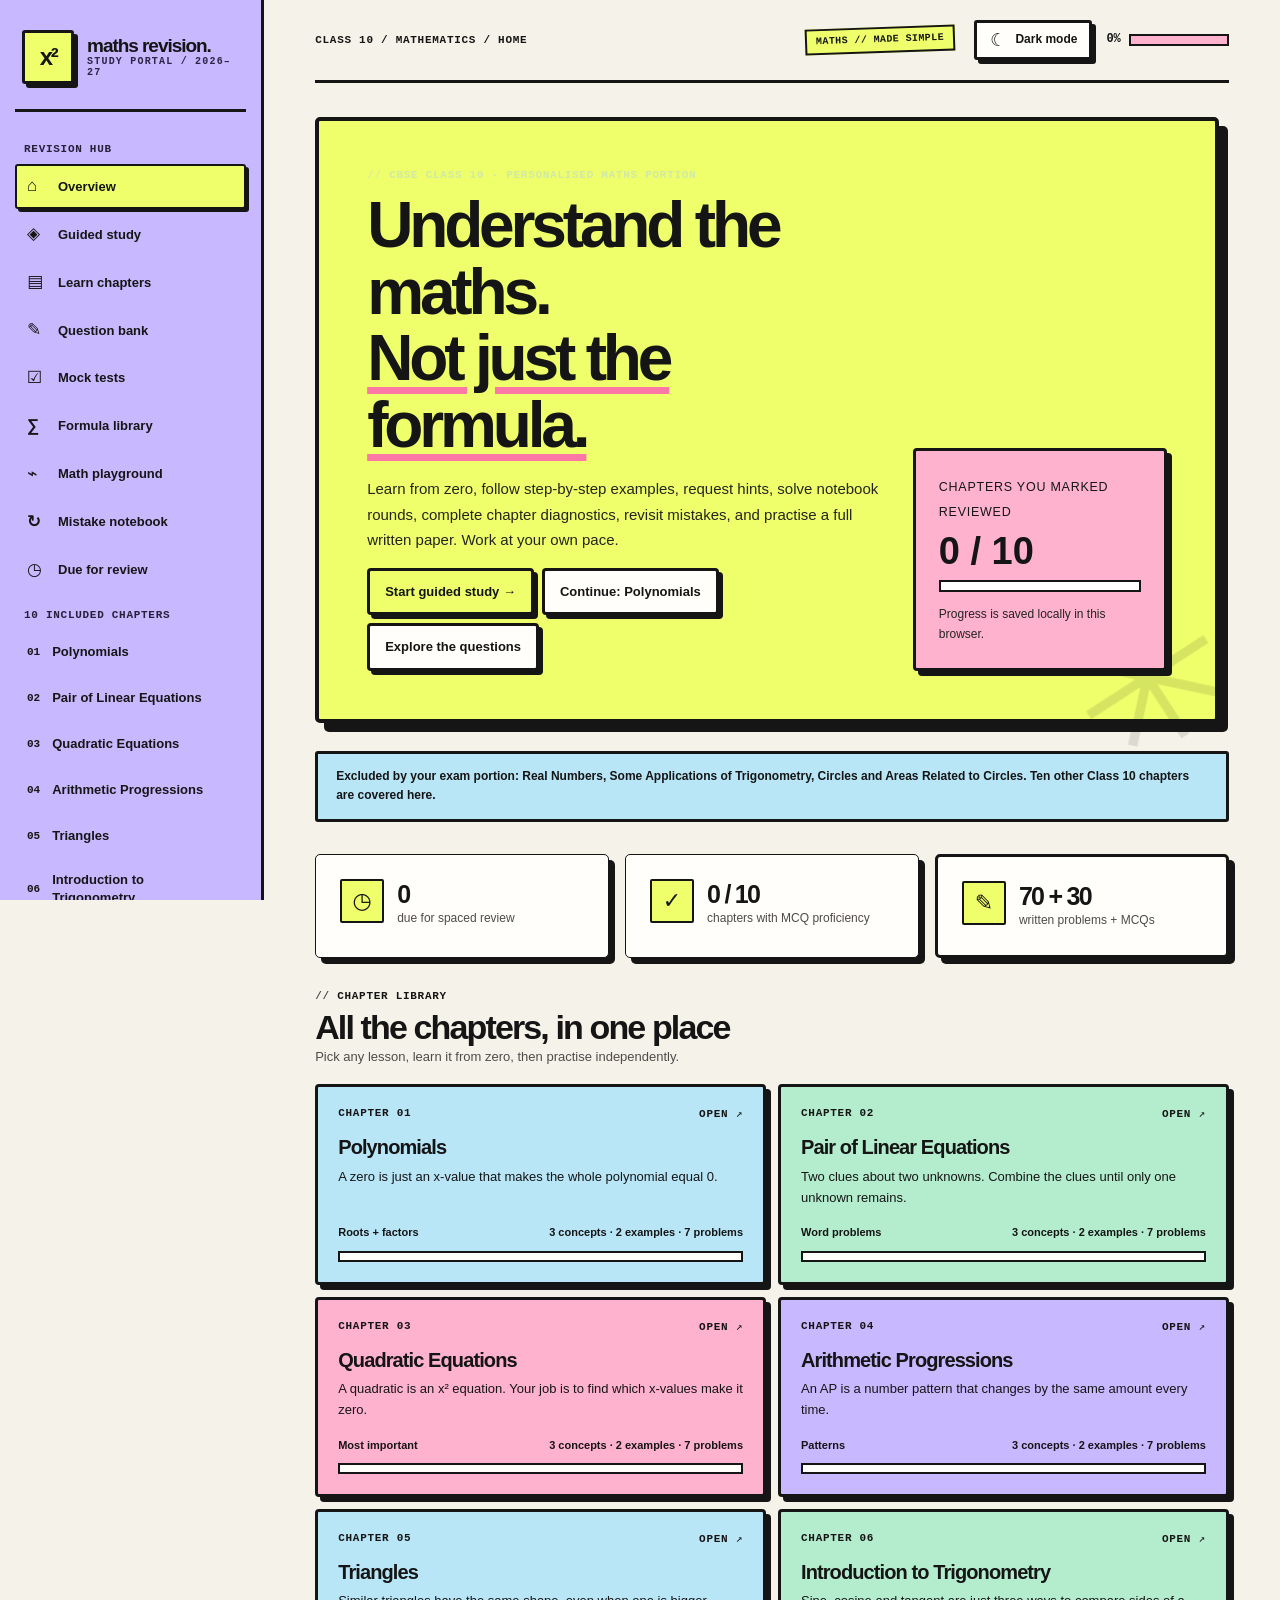
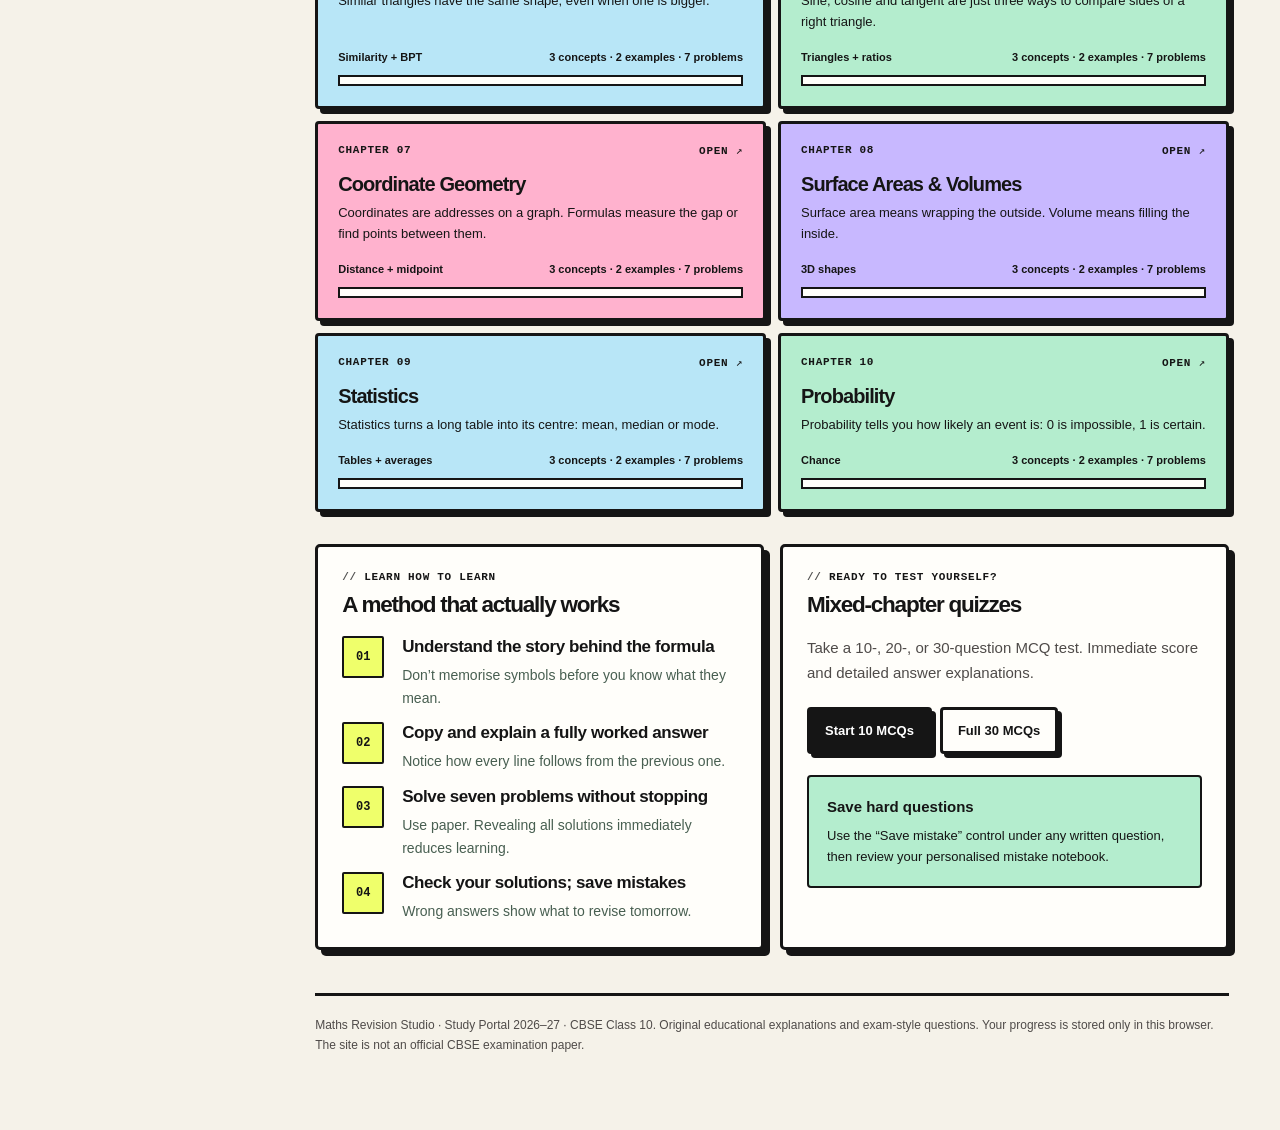
<file: maths/index.html>
<!doctype html>
<html lang="en">
<head>
  <meta charset="utf-8">
  <meta name="viewport" content="width=device-width,initial-scale=1">
  <meta name="theme-color" content="#f5f2e9">
  <meta name="color-scheme" content="light dark">
  <script src="./theme.js"></script>
  <link rel="manifest" href="./manifest.webmanifest">
  <link rel="icon" type="image/svg+xml" href="./icon.svg">
  <meta name="description" content="Maths Revision — Class 10 CBSE, 10 chapters, detailed lessons, 100 practice questions, guided formative checks, personalized homework, mock tests, formula library and interactive labs.">
  <title>Maths Revision Studio · Class 10 | Study Portal 2026–27</title>
  <link rel="stylesheet" href="./styles.css">
  <link rel="stylesheet" href="./dark.css">
  <link rel="stylesheet" href="./neobrutal.css">
  <script defer src="./data.js"></script>
  <script defer src="./enrichment.js"></script>
  <script defer src="./coach-data.js"></script>
  <script defer src="./guided-study.js"></script>
  <script defer src="./app.js"></script>
</head>
<body>
  <a class="skip-link" href="#main-content">Skip to lesson content</a>
  <div id="shade" class="mobile-backdrop"></div>
  <div class="app">
    <aside id="sidebar" class="side" aria-label="Maths study navigation">
      <a class="brand" href="../index.html" aria-label="Return to main Study Portal"><span class="brand-logo">x²</span><span><strong>maths revision.</strong><small>STUDY PORTAL / 2026–27</small></span></a>
      <div class="sidebar-label">Revision hub</div>
      <nav id="nav-main" class="side-nav" aria-label="Main maths sections"></nav>
      <div class="sidebar-label">10 included chapters</div>
      <nav id="nav-lessons" class="side-chapters" aria-label="Chapter list"></nav>
      <div class="side-foot">Made for Class 10 Maths understanding, not passive video watching.<p>Real Numbers, Applications of Trigonometry, Circles, and Areas Related to Circles are excluded.</p><a href="../index.html">← Main study portal</a></div>
    </aside>
    <main class="workspace" id="workspace">
      <header class="top">
        <div class="actions">
          <button id="menu" class="menu-toggle" aria-label="Open navigation" aria-expanded="false">☰</button>
          <span id="breadcrumb" class="crumb">CLASS 10 / MATHEMATICS</span>
        </div>
        <div class="top-right"><span class="studio-stamp" aria-hidden="true">MATHS // MADE SIMPLE</span><button id="theme-toggle" type="button" class="theme-toggle" aria-label="Switch to dark mode" aria-pressed="false" title="Switch to dark mode"><span class="theme-icon" aria-hidden="true">☾</span><span class="theme-label">Dark mode</span></button><div class="top-mini"><span id="pct">0%</span><i><b id="pct-bar" style="width:0"></b></i></div></div>
      </header>
      <div id="main-content" tabindex="-1"></div>
      <footer class="foot">Maths Revision Studio · Study Portal 2026–27 · CBSE Class 10. Original educational explanations and exam-style questions. Your progress is stored only in this browser. The site is not an official CBSE examination paper.</footer>
    </main>
  </div>
  <script>if ("serviceWorker" in navigator) window.addEventListener("load", function(){navigator.serviceWorker.register("./sw.js").catch(function(){})});</script>
</body>
</html>
</file>
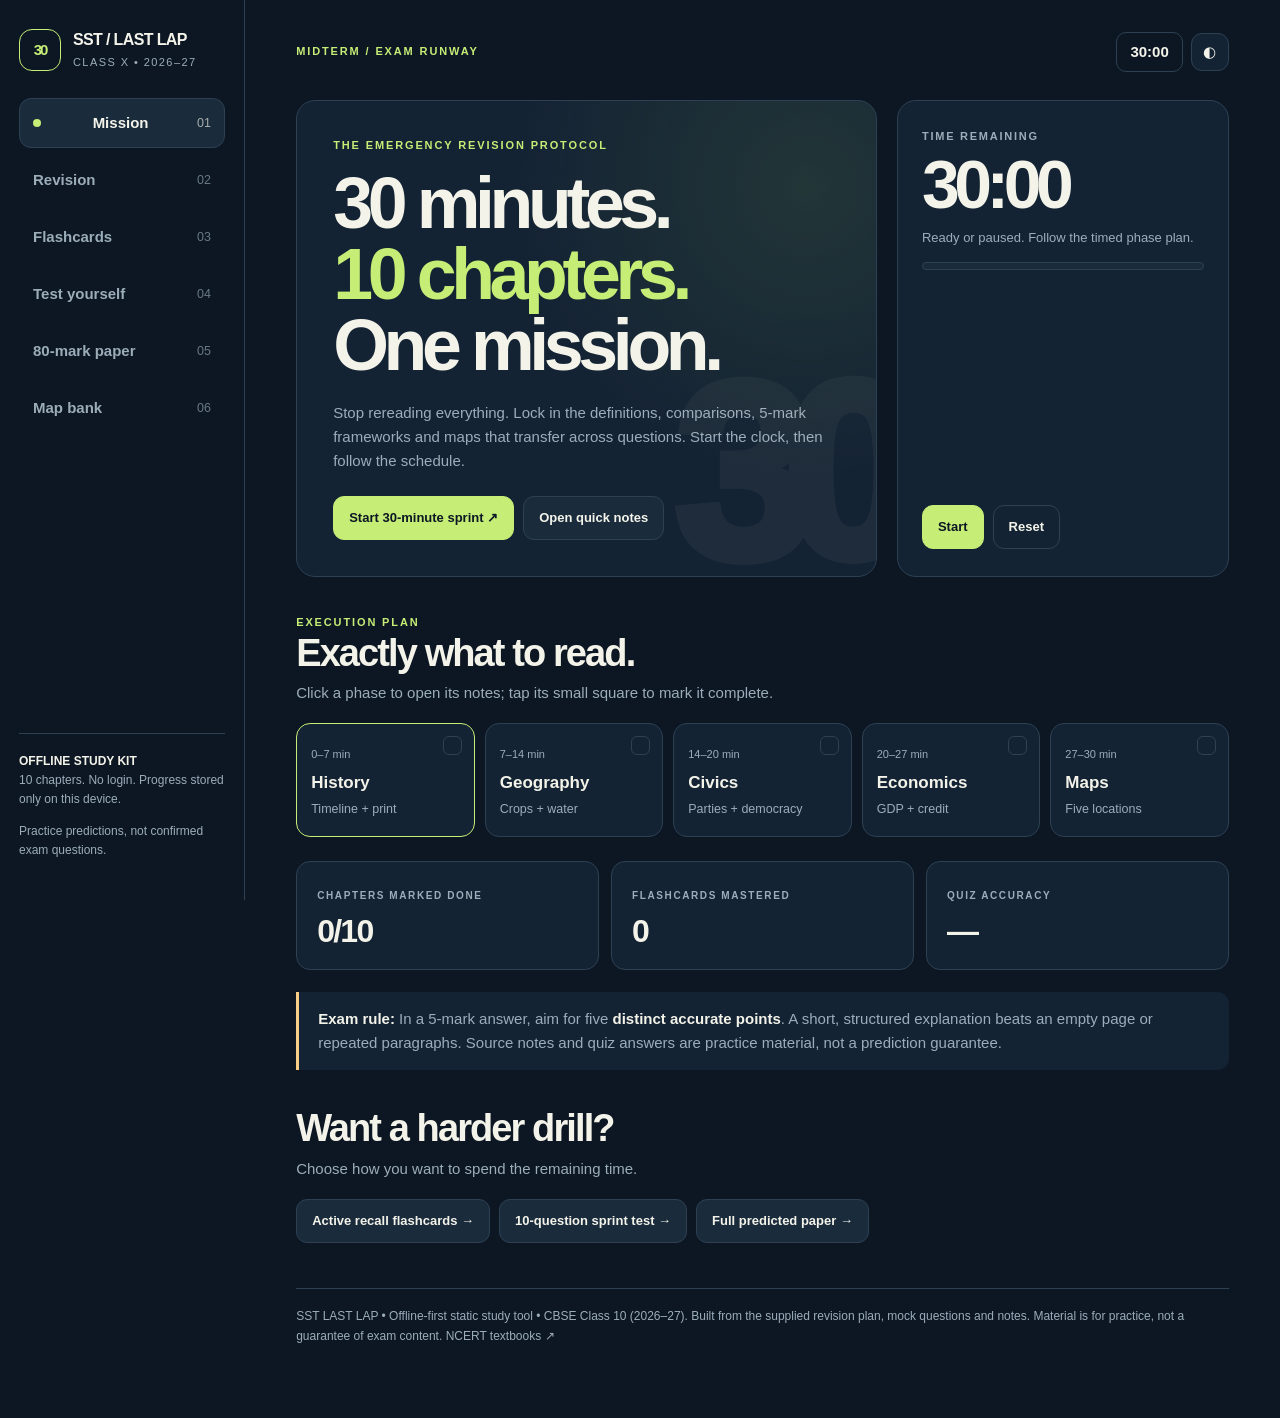
<file: sst-crash-course/index.html>
<!doctype html>
<html lang="en">
<head>
<meta charset="utf-8">
<meta name="viewport" content="width=device-width, initial-scale=1">
<meta name="theme-color" content="#0d1724">
<meta name="description" content="CBSE Class X Social Science: a focused 30-minute last-lap revision app, flashcards, quizzes and 80-mark practice paper.">
<title>SST Last Lap — 30-Minute Revision</title>
<style>
:root{--bg:#0d1724;--panel:#142334;--panel2:#1a2b3c;--ink:#f3f3e9;--muted:#9cadba;--stroke:#2d4153;--accent:#c6ed76;--blue:#83bdff;--gold:#f8ce86;--violet:#c9aeed;--danger:#f69b90;--radius:19px;--shadow:0 12px 28px #02090f24;color-scheme:dark}
body.light{--bg:#f3f2e9;--panel:#fffefa;--panel2:#eaece3;--ink:#182431;--muted:#61707d;--stroke:#d5dcd6;--accent:#386b2c;--blue:#23569f;--gold:#88570f;--violet:#7952a0;--danger:#bb4242;color-scheme:light}
*{box-sizing:border-box}html{scroll-behavior:smooth}body{margin:0;background:var(--bg);color:var(--ink);font:15px/1.6 -apple-system,BlinkMacSystemFont,"Segoe UI",Arial,sans-serif}
button,input{font:inherit}button{cursor:pointer}button:focus-visible,input:focus-visible,a:focus-visible{outline:3px solid var(--blue);outline-offset:3px}
a{color:inherit;text-decoration:none}.app{display:grid;grid-template-columns:245px minmax(0,1fr);max-width:1650px;margin:auto;min-height:100vh}
.sidebar{padding:28px 19px;border-right:1px solid var(--stroke);position:sticky;top:0;height:100vh;display:flex;flex-direction:column;gap:26px}
.brand{display:flex;gap:12px;align-items:center}.brand-icon{width:42px;height:42px;display:grid;place-items:center;border:1px solid var(--accent);border-radius:13px;color:var(--accent);font-weight:900;letter-spacing:-2px}.brand span{display:block}.brand strong{font-size:16px;letter-spacing:-.04em;line-height:1.1}.brand small{display:block;font-size:11px;color:var(--muted);letter-spacing:.13em;text-transform:uppercase;margin-top:2px}
.nav{display:grid;gap:7px}.nav-btn{width:100%;border:1px solid transparent;background:transparent;color:var(--muted);text-align:left;padding:12px 13px;border-radius:12px;font-weight:650;display:flex;justify-content:space-between;align-items:center;gap:8px}.nav-btn:hover{background:var(--panel2);color:var(--ink)}.nav-btn.active{background:var(--panel2);border-color:var(--stroke);color:var(--ink)}.nav-btn.active:before{content:"";height:8px;width:8px;background:var(--accent);border-radius:50%;margin-right:3px}.nav-btn small{opacity:.65;font-weight:400}
.side-footer{margin-top:auto;font-size:12px;color:var(--muted);border-top:1px solid var(--stroke);padding-top:18px}.side-footer b{color:var(--ink)}
main{padding:32px clamp(20px,4vw,72px) 72px;min-width:0}.topline{display:flex;justify-content:space-between;gap:16px;align-items:center;margin-bottom:28px}.eyebrow{text-transform:uppercase;letter-spacing:.17em;font-weight:800;color:var(--accent);font-size:11px}.right-actions{display:flex;gap:8px;align-items:center}.mini-timer{border:1px solid var(--stroke);border-radius:10px;padding:7px 13px;font-variant-numeric:tabular-nums;font-weight:800}.icon-btn{width:38px;height:38px;background:var(--panel);border:1px solid var(--stroke);border-radius:11px;color:var(--ink)}
.view{display:none;max-width:1170px}.view.active{display:block}.hero{display:grid;grid-template-columns:minmax(0,1.4fr) minmax(245px,.8fr);gap:20px;align-items:stretch;margin-bottom:26px}.hero-main{padding:36px;border:1px solid var(--stroke);border-radius:var(--radius);background:radial-gradient(circle at 88% 18%,#48674045,transparent 45%),var(--panel);position:relative;overflow:hidden}
.hero-main:after{content:"30";position:absolute;right:-12px;bottom:-100px;font-size:250px;letter-spacing:-.12em;font-weight:950;color:var(--ink);opacity:.045;pointer-events:none}
h1,h2,h3,p{margin-top:0}h1{font-size:clamp(42px,5.6vw,82px);line-height:.99;letter-spacing:-.075em;margin:13px 0 20px;max-width:750px}h1 em{color:var(--accent);font-style:normal}h2{font-size:clamp(26px,3vw,38px);line-height:1.12;letter-spacing:-.05em;margin-bottom:7px}h3{font-size:20px;line-height:1.2;letter-spacing:-.025em}
.lead{color:var(--muted);font-size:15px;max-width:580px;margin-bottom:23px}.buttons{display:flex;gap:9px;flex-wrap:wrap}.btn{border:1px solid var(--stroke);background:var(--panel2);color:var(--ink);padding:11px 15px;border-radius:11px;font-weight:750;font-size:13px}.btn:hover{border-color:var(--accent)}.btn.primary{background:var(--accent);color:var(--bg);border-color:var(--accent)}body.light .btn.primary{color:#fff}.btn.ghost{background:transparent}.btn.small{padding:7px 10px;font-size:12px}.btn:disabled{opacity:.4;cursor:not-allowed}
.timer-box{padding:27px 24px;border:1px solid var(--stroke);border-radius:var(--radius);background:var(--panel);display:flex;flex-direction:column;justify-content:space-between;gap:18px}
.meta{font-size:11px;letter-spacing:.16em;color:var(--muted);font-weight:800;text-transform:uppercase}.time{font-size:clamp(48px,5.3vw,76px);font-weight:850;letter-spacing:-.08em;line-height:1;font-variant-numeric:tabular-nums;margin:5px 0 10px}.timer-status{color:var(--muted);font-size:13px}.progress-track{height:8px;border-radius:20px;background:var(--panel2);overflow:hidden;border:1px solid var(--stroke)}.progress-fill{height:100%;width:0;background:var(--accent);transition:width .2s}
.section-head{display:flex;align-items:end;justify-content:space-between;gap:20px;margin:37px 0 18px}.sub{color:var(--muted);margin:0}.phase-grid{display:grid;grid-template-columns:repeat(5,minmax(0,1fr));gap:10px}.phase{padding:17px 14px;background:var(--panel);border:1px solid var(--stroke);border-radius:14px;min-width:0;position:relative;text-align:left;color:var(--ink)}.phase.current{border-color:var(--accent)}.phase .phase-time{font-size:11px;color:var(--muted)}.phase strong{display:block;font-size:17px;margin:8px 0 0;line-height:1.2}.phase small{display:block;color:var(--muted);margin-top:5px}.phase .phase-check{position:absolute;right:12px;top:12px;width:19px;height:19px;border:1px solid var(--stroke);border-radius:6px;display:grid;place-items:center;font-size:11px}.phase.complete .phase-check{background:var(--accent);color:var(--bg);border-color:var(--accent)}
.summary-grid{display:grid;grid-template-columns:repeat(3,minmax(0,1fr));gap:12px;margin-top:24px}.metric{border:1px solid var(--stroke);border-radius:14px;padding:20px;background:var(--panel)}.metric strong{display:block;font-size:32px;letter-spacing:-.055em;line-height:1.1;margin-top:8px}.metric .meta{font-size:10px}
.alert{border-left:3px solid var(--gold);background:var(--panel);padding:15px 19px;border-radius:0 12px 12px 0;color:var(--muted);margin-top:22px}.alert b{color:var(--ink)}
.subject-filters{display:flex;gap:7px;flex-wrap:wrap;margin:17px 0 21px}.chip{border:1px solid var(--stroke);background:transparent;color:var(--muted);padding:8px 12px;border-radius:99px;font-size:12px;font-weight:750}.chip.active{background:var(--accent);color:var(--bg);border-color:var(--accent)}body.light .chip.active{color:#fff}
.search{background:var(--panel);border:1px solid var(--stroke);border-radius:12px;color:var(--ink);padding:12px 14px;width:100%;max-width:450px}
.lesson-list{display:grid;grid-template-columns:repeat(2,minmax(0,1fr));gap:14px}.lesson{background:var(--panel);border:1px solid var(--stroke);border-radius:16px;padding:22px}.lesson-top{display:flex;justify-content:space-between;gap:10px;align-items:start}.lesson h3{margin:8px 0 5px}.subject-tag{font-size:10px;letter-spacing:.11em;text-transform:uppercase;font-weight:800}.History{color:var(--blue)}.Geography{color:var(--gold)}.Civics{color:var(--violet)}.Economics{color:var(--accent)}
.lesson ul{margin:13px 0 14px;padding:0;list-style:none}.lesson li{padding:7px 0 7px 15px;border-bottom:1px solid var(--stroke);position:relative;color:var(--muted);font-size:13px;line-height:1.5}.lesson li:before{content:"";width:5px;height:5px;border-radius:100%;background:var(--accent);position:absolute;left:0;top:17px}
.lesson li b{color:var(--ink)}.keynote{padding:11px 13px;border-radius:10px;background:var(--panel2);font-size:12px;color:var(--ink);margin-bottom:14px}.done-toggle{display:flex;gap:7px;align-items:center;font-size:12px;font-weight:700;color:var(--muted);cursor:pointer}.done-toggle input{accent-color:var(--accent);width:16px;height:16px}
.flash-layout{display:grid;grid-template-columns:1fr 270px;gap:16px}.flash-main{background:var(--panel);border:1px solid var(--stroke);border-radius:20px;padding:25px;min-height:370px}.flashcard{min-height:225px;width:100%;display:flex;flex-direction:column;justify-content:center;align-items:center;text-align:center;border:1px dashed var(--stroke);background:var(--panel2);border-radius:15px;gap:15px;padding:30px;color:var(--ink)}.flashcard h3{font-size:clamp(23px,3vw,38px);max-width:700px;margin:0}.flashcard .hint{color:var(--muted);font-size:12px}.flashcard.flipped{border-color:var(--accent)}.flashcard.flipped h3{color:var(--accent)}.flash-side{border:1px solid var(--stroke);border-radius:17px;background:var(--panel);padding:20px}.stack-label{color:var(--muted);font-size:12px;margin-bottom:12px}.flash-actions{display:flex;gap:8px;flex-wrap:wrap;margin-top:16px;justify-content:center}
.quizbox{padding:22px;border-radius:17px;border:1px solid var(--stroke);background:var(--panel);margin:14px 0}.quiz-choice{display:flex;gap:12px;align-items:center;border:1px solid var(--stroke);padding:10px 13px;border-radius:10px;margin-top:8px;font-size:13px;color:var(--ink);cursor:pointer}.quiz-choice:has(input:checked){border-color:var(--accent);background:var(--panel2)}.quiz-choice input{accent-color:var(--accent)}.result{padding:13px;border-radius:11px;background:var(--panel2);margin-top:12px;color:var(--muted);font-size:13px}.result b{color:var(--ink)}.result.bad{border-left:3px solid var(--danger)}.result.good{border-left:3px solid var(--accent)}
.paper-card{padding:22px;border:1px solid var(--stroke);border-radius:14px;background:var(--panel);margin-bottom:12px}.paper-card h3{font-size:15px;line-height:1.5;margin-bottom:8px;letter-spacing:0}.paper-card p{color:var(--muted);font-size:13px;margin-bottom:8px}.paper-answer{background:var(--panel2);padding:12px 14px;border-radius:9px;font-size:13px;margin-top:12px;color:var(--ink)}.paper-controls{display:flex;gap:10px;flex-wrap:wrap;justify-content:space-between;align-items:center}.paper-header{margin:24px 0 12px;font-size:18px;letter-spacing:-.02em;border-bottom:1px solid var(--stroke);padding-bottom:10px}.paper-card .q-number{font-size:11px;color:var(--accent);font-weight:850;letter-spacing:.1em;text-transform:uppercase}.map-grid{display:grid;grid-template-columns:repeat(2,minmax(0,1fr));gap:12px}.map-cell{padding:20px;background:var(--panel);border:1px solid var(--stroke);border-radius:14px}.map-cell strong{font-size:18px;display:block}.map-cell span{color:var(--muted);font-size:13px}.mini-kicker{font-size:11px;color:var(--accent);text-transform:uppercase;letter-spacing:.11em;font-weight:800;margin-bottom:7px}
.footer{border-top:1px solid var(--stroke);padding-top:18px;margin-top:45px;color:var(--muted);font-size:12px;max-width:1170px}
@media(max-width:1050px){.app{grid-template-columns:1fr}.sidebar{height:auto;position:sticky;z-index:9;top:0;padding:12px 17px;display:flex;flex-direction:row;gap:16px;align-items:center;background:var(--bg);border-right:0;border-bottom:1px solid var(--stroke)}.nav{display:flex;overflow:auto;gap:3px;flex:1}.nav-btn{width:auto;white-space:nowrap;padding:8px 10px;font-size:12px}.nav-btn small,.side-footer{display:none}.brand small{display:none}.brand-icon{width:35px;height:35px}.brand strong{font-size:12px}main{padding-top:24px}}
@media(max-width:750px){.hero{grid-template-columns:1fr}.hero-main{padding:25px}.hero-main:after{font-size:180px;bottom:-70px}.phase-grid{grid-template-columns:repeat(2,minmax(0,1fr))}.phase:last-child{grid-column:span 2}.lesson-list,.map-grid,.flash-layout{grid-template-columns:1fr}.summary-grid{grid-template-columns:repeat(3,minmax(0,1fr))}.metric{padding:14px}.metric strong{font-size:24px}main{padding:19px 16px 50px}.topline{margin-bottom:17px}.brand{display:none}h1{font-size:clamp(42px,12vw,64px)}.flash-main{min-height:0}.flashcard{min-height:220px;padding:16px}.flashcard h3{font-size:25px}}
@media(max-width:420px){.summary-grid{grid-template-columns:1fr 1fr}.metric:last-child{grid-column:span 2}.topline .eyebrow{font-size:10px}.nav-btn{padding:7px 9px}.right-actions{gap:5px}.mini-timer{font-size:12px;padding:8px}.hero-main{padding:22px}}
@media(prefers-reduced-motion:reduce){*{scroll-behavior:auto!important;transition:none!important}}
@media print{body{background:white!important;color:black!important}.sidebar,.topline,.footer,.paper-controls,.btn,.progress-track{display:none!important}.app{display:block}main{padding:0}.view{display:none!important}#paper.view{display:block!important}.paper-card{break-inside:avoid;border:0;border-bottom:1px solid #ddd;border-radius:0;padding:9px 0}.paper-card p{color:#222}.paper-answer{display:none!important}.paper-header{break-after:avoid}h1{font-size:26px}.paper-intro{display:block!important}}
</style>
</head>
<body>
<div class="app">
<aside class="sidebar">
  <div class="brand"><div class="brand-icon">30</div><span><strong>SST / LAST LAP</strong><small>Class X • 2026–27</small></span></div>
  <nav class="nav" aria-label="Main navigation">
    <button class="nav-btn active" data-view="home">Mission <small>01</small></button>
    <button class="nav-btn" data-view="revision">Revision <small>02</small></button>
    <button class="nav-btn" data-view="flashcards">Flashcards <small>03</small></button>
    <button class="nav-btn" data-view="quiz">Test yourself <small>04</small></button>
    <button class="nav-btn" data-view="paper">80-mark paper <small>05</small></button>
    <button class="nav-btn" data-view="maps">Map bank <small>06</small></button>
  </nav>
  <div class="side-footer"><b>OFFLINE STUDY KIT</b><p>10 chapters. No login. Progress stored only on this device.</p><p>Practice predictions, not confirmed exam questions.</p></div>
</aside>
<main>
  <header class="topline"><span class="eyebrow">MIDTERM / EXAM RUNWAY</span><div class="right-actions"><span class="mini-timer" id="miniTimer" aria-label="Remaining study time">30:00</span><button class="icon-btn" id="theme" title="Toggle colour theme" aria-label="Toggle colour theme">◐</button></div></header>
  <section id="home" class="view active">
    <div class="hero">
      <div class="hero-main"><div class="eyebrow">The emergency revision protocol</div><h1>30 minutes.<br><em>10 chapters.</em><br>One mission.</h1><p class="lead">Stop rereading everything. Lock in the definitions, comparisons, 5-mark frameworks and maps that transfer across questions. Start the clock, then follow the schedule.</p><div class="buttons"><button class="btn primary" id="startMission">Start 30-minute sprint ↗</button><button class="btn" data-goto="revision">Open quick notes</button></div></div>
      <div class="timer-box"><div><div class="meta">Time remaining</div><div class="time" id="bigTimer" role="timer">30:00</div><p class="timer-status" id="timerStatus">Ready when you are. Timer stays accurate across tabs.</p><div class="progress-track"><div id="timerBar" class="progress-fill"></div></div></div><div class="buttons"><button class="btn primary" id="playPause">Start</button><button class="btn ghost" id="resetTimer">Reset</button></div></div>
    </div>
    <div class="section-head"><div><div class="eyebrow">Execution plan</div><h2>Exactly what to read.</h2><p class="sub">Click a phase to open its notes; tap its small square to mark it complete.</p></div></div>
    <div class="phase-grid" id="phases"></div>
    <div class="summary-grid"><div class="metric"><span class="meta">Chapters marked done</span><strong id="lessonsDone">0/10</strong></div><div class="metric"><span class="meta">Flashcards mastered</span><strong id="masteredCount">0</strong></div><div class="metric"><span class="meta">Quiz accuracy</span><strong id="quizAccuracy">—</strong></div></div>
    <div class="alert"><b>Exam rule:</b> In a 5-mark answer, aim for five <b>distinct accurate points</b>. A short, structured explanation beats an empty page or repeated paragraphs. Source notes and quiz answers are practice material, not a prediction guarantee.</div>
    <div class="section-head"><div><h2>Want a harder drill?</h2><p class="sub">Choose how you want to spend the remaining time.</p></div></div>
    <div class="buttons"><button class="btn" data-goto="flashcards">Active recall flashcards →</button><button class="btn" data-goto="quiz">10-question sprint test →</button><button class="btn" data-goto="paper">Full predicted paper →</button></div>
  </section>
  <section id="revision" class="view">
    <div class="eyebrow">Revision / ten chapters</div><h2>High-yield notes, no filler.</h2><p class="sub">Use the subject filter or search. These are compressed exam anchors, not full textbook replacements.</p>
    <div class="subject-filters" id="filters"></div><input id="noteSearch" class="search" type="search" placeholder="Find a topic, year, term or crop…" aria-label="Search revision notes">
    <div class="lesson-list" id="lessons"></div>
  </section>
  <section id="flashcards" class="view">
    <div class="eyebrow">Active recall / short-term memory</div><h2>Flip it. Say it. Know it.</h2><p class="sub">Try answering aloud before revealing the back of the card. Mark genuinely known cards as mastered.</p>
    <div class="subject-filters" id="flashFilters"></div>
    <div class="flash-layout">
      <div class="flash-main"><div class="meta" id="cardMeta"></div><button class="flashcard" id="flashcard" aria-label="Flip flashcard"><div class="hint" id="cardHint">QUESTION — click to flip</div><h3 id="cardBody"></h3></button><div class="flash-actions"><button class="btn" id="cardPrev">← Previous</button><button class="btn primary" id="cardFlip">Reveal answer</button><button class="btn" id="cardNext">Next →</button><button class="btn" id="cardKnow">Mark mastered ✓</button></div></div>
      <aside class="flash-side"><div class="meta">Deck progress</div><h3 id="deckCount">0 cards</h3><p class="sub" id="deckStats"></p><div class="progress-track" style="margin:18px 0"><div class="progress-fill" id="deckBar"></div></div><p class="stack-label">Cards remain available even after you master them. Use the subject filters to focus on weak areas.</p><button class="btn small" id="cardShuffle">Shuffle this deck</button></aside>
    </div>
  </section>
  <section id="quiz" class="view">
    <div class="eyebrow">Exam simulation / objective</div><h2>Recall beats rereading.</h2><p class="sub">Ten questions across all four subjects, or a full 24-question test. Answers unlock only after submission.</p>
    <div class="buttons" style="margin-top:18px"><button class="btn primary" id="quizStart10">Start 10-question sprint</button><button class="btn" id="quizStartAll">Start all 24 questions</button><button class="btn ghost" id="quizReset">Clear answers</button></div>
    <div id="quizArea" aria-live="polite"></div><div id="quizResult" aria-live="polite"></div>
  </section>
  <section id="paper" class="view">
    <div class="paper-intro"><div class="eyebrow">Full practice / 80 marks</div><h2>Predicted midterm paper.</h2><p class="sub">38 original exam-style questions. 3 hours. Four sections of 20 marks. Answers are hidden by default. This is NOT a leaked or confirmed paper.</p></div>
    <div class="paper-controls" style="margin:20px 0"><div><span class="mini-timer">38 QUESTIONS</span> <span class="mini-timer">80 MARKS</span></div><div class="buttons"><button class="btn" id="paperReveal">Show all marking points</button><button class="btn primary" id="printPaper">Print question paper</button></div></div>
    <div id="paperQuestions"></div>
  </section>
  <section id="maps" class="view">
    <div class="eyebrow">Final three minutes / map recall</div><h2>Know these five places.</h2><p class="sub">Find them on a blank outline map. The cards below are location anchors, not a substitute for drawing them accurately.</p>
    <div class="map-grid" style="margin-top:22px">
      <div class="map-cell"><div class="mini-kicker">History • 1 mark</div><strong>Amritsar, Punjab</strong><span>Jallianwala Bagh massacre • 1919</span></div>
      <div class="map-cell"><div class="mini-kicker">History • 1 mark</div><strong>Dandi, Gujarat</strong><span>Gandhi broke the salt law • 1930</span></div>
      <div class="map-cell"><div class="mini-kicker">Geography • 1 mark</div><strong>Sardar Sarovar, Gujarat</strong><span>Dam on the Narmada River</span></div>
      <div class="map-cell"><div class="mini-kicker">Geography • 1 mark</div><strong>Karnataka</strong><span>Coffee-growing state • Baba Budan Hills</span></div>
      <div class="map-cell"><div class="mini-kicker">Geography • 1 mark</div><strong>West Bengal</strong><span>Major jute-producing state</span></div>
    </div>
    <div class="section-head"><div><h2>Also remember.</h2><p class="sub">Extra map-worthy NCERT associations.</p></div></div>
    <div class="map-grid">
      <div class="map-cell"><strong>Champaran, Bihar</strong><span>1917 • Indigo Satyagraha</span></div>
      <div class="map-cell"><strong>Kheda, Gujarat</strong><span>1918 • Peasant Satyagraha</span></div>
      <div class="map-cell"><strong>Chauri Chaura, Uttar Pradesh</strong><span>1922 • Non-Cooperation withdrawn</span></div>
      <div class="map-cell"><strong>Hirakud, Odisha</strong><span>Dam on the Mahanadi River</span></div>
      <div class="map-cell"><strong>Bhakra–Nangal, Himachal–Punjab</strong><span>Sutlej River project</span></div>
      <div class="map-cell"><strong>Tehri, Uttarakhand</strong><span>Bhagirathi River</span></div>
    </div>
    <div class="alert"><b>Map practice:</b> Sketch or print a blank outline map of India, locate the places without looking, then check against your textbook atlas.</div>
  </section>
  <footer class="footer">SST LAST LAP • Offline-first static study tool • CBSE Class 10 (2026–27). Built from the supplied revision plan, mock questions and notes. Material is for practice, not a guarantee of exam content. <a href="https://ncert.nic.in/textbook.php" target="_blank" rel="noopener">NCERT textbooks ↗</a></footer>
</main></div>
<script>
(function(){
"use strict";
const K="sst-last-lap-v1";
function load(){try{return JSON.parse(localStorage.getItem(K))||{}}catch(e){return {}}}
const saved=load();
const state={remaining:typeof saved.remaining==="number"?saved.remaining:1800,base:typeof saved.base==="number"?saved.base:1800,started:typeof saved.started==="number"?saved.started:0,running:!!saved.running,phases:Array.isArray(saved.phases)?saved.phases:[],lessons:Array.isArray(saved.lessons)?saved.lessons:[],known:Array.isArray(saved.known)?saved.known:[],best:saved.best||null,theme:saved.theme||"dark"};
function save(){try{localStorage.setItem(K,JSON.stringify(state))}catch(e){}}
function el(id){return document.getElementById(id)}
function escapeHTML(s){return String(s).replace(/[&<>"']/g,function(c){return {"&":"&amp;","<":"&lt;",">":"&gt;",'"':"&quot;","'":"&#39;"}[c]})}
function nav(view){document.querySelectorAll(".view").forEach(function(v){v.classList.toggle("active",v.id===view)});document.querySelectorAll(".nav-btn").forEach(function(b){b.classList.toggle("active",b.dataset.view===view)});window.scrollTo({top:0,behavior:"smooth"});if(view==="revision")renderLessons();if(view==="flashcards")renderFlash();if(view==="paper")renderPaper()}
document.querySelectorAll("[data-view]").forEach(function(b){b.addEventListener("click",function(){nav(b.dataset.view)})});document.querySelectorAll("[data-goto]").forEach(function(b){b.addEventListener("click",function(){nav(b.dataset.goto)})});
if(state.theme==="light")document.body.classList.add("light");
el("theme").onclick=function(){document.body.classList.toggle("light");state.theme=document.body.classList.contains("light")?"light":"dark";save()};
const phases=[{name:"History",minutes:7,label:"Timeline + print"},{name:"Geography",minutes:7,label:"Crops + water"},{name:"Civics",minutes:6,label:"Parties + democracy"},{name:"Economics",minutes:7,label:"GDP + credit"},{name:"Maps",minutes:3,label:"Five locations"}];
let timerInterval=0;
function remain(){if(!state.running)return Math.max(0,state.remaining);return Math.max(0,state.base-Math.floor((Date.now()-state.started)/1000))}
function clock(s){return String(Math.floor(s/60)).padStart(2,"0")+":"+String(s%60).padStart(2,"0")}
function renderTimer(){const r=remain();el("miniTimer").textContent=clock(r);el("bigTimer").textContent=clock(r);el("timerBar").style.width=((1800-r)/1800*100)+"%";el("playPause").textContent=state.running?"Pause":"Start";let spent=1800-r;let total=0;let active=4;for(let i=0;i<phases.length;i++){total+=phases[i].minutes*60;if(spent<total){active=i;break}}document.querySelectorAll(".phase").forEach(function(p,i){p.classList.toggle("current",i===active&&r>0)});el("timerStatus").textContent=r===0?"Time is up. Recall your maps and stop reading.":state.running?"Now: "+phases[active].name+" — "+phases[active].label:"Ready or paused. Follow the timed phase plan.";if(r===0&&state.running){state.running=false;state.remaining=0;state.base=0;save()}}
function play(){if(state.running){state.remaining=remain();state.running=false;state.base=state.remaining;save()}else{if(remain()<=0){state.remaining=1800;state.base=1800}state.base=state.remaining;state.started=Date.now();state.running=true;save()}renderTimer()}
el("playPause").onclick=play;el("startMission").onclick=function(){if(!state.running)play()};el("resetTimer").onclick=function(){state.running=false;state.remaining=1800;state.base=1800;state.started=0;save();renderTimer()};
function renderPhases(){el("phases").innerHTML=phases.map(function(p,i){return '<button class="phase '+(state.phases.includes(i)?"complete":"")+'" data-phase="'+i+'"><span class="phase-time">'+(i===0?"0":phases.slice(0,i).reduce(function(a,b){return a+b.minutes},0))+'–'+phases.slice(0,i+1).reduce(function(a,b){return a+b.minutes},0)+' min</span><span class="phase-check" title="Mark phase complete">'+(state.phases.includes(i)?"✓":"")+'</span><strong>'+p.name+'</strong><small>'+p.label+'</small></button>'}).join("");document.querySelectorAll("[data-phase]").forEach(function(b){b.onclick=function(event){const i=Number(b.dataset.phase);if(event.target.classList.contains("phase-check")){state.phases=state.phases.includes(i)?state.phases.filter(function(x){return x!==i}):state.phases.concat([i]);save();renderPhases();renderTimer();return}if(i===4){nav("maps")}else{filterSubject=phases[i].name;nav("revision")}}})}
const chapters=[
{id:"h1",s:"History",title:"Nationalism in India",memory:"1919 → 1920 → 1922 → 1930 → 1931 → 1932",points:["<b>1919:</b> Rowlatt Act and Jallianwala Bagh massacre (Amritsar).","<b>1920:</b> Non-Cooperation; <b>1922:</b> withdrawal after Chauri Chaura violence.","<b>1929:</b> Lahore session and Purna Swaraj; <b>1930:</b> Dandi March and Civil Disobedience.","<b>Why salt?</b> Everyone uses it; British salt tax symbolised injustice.","<b>Civil Disobedience groups:</b> rich peasants—revenue; poor peasants—rent; businesses—trade; workers—protests; women—marches.","<b>1931:</b> Gandhi–Irwin Pact; <b>1932:</b> Poona Pact."]},
{id:"h2",s:"History",title:"Print Culture",memory:"Cheaper books → More readers → Debate → Reform → Awareness",points:["<b>Gutenberg:</b> movable-type press in Europe, mid-fifteenth century.","<b>Martin Luther:</b> Ninety-Five Theses, 1517; helped fuel Reformation.","<b>Goa:</b> Portuguese missionaries brought printing to India in the sixteenth century.","<b>1780:</b> Hicky's Bengal Gazette; <b>1878:</b> Vernacular Press Act.","<b>Rammohun Roy:</b> Sambad Kaumudi; <b>Rashsundari Debi:</b> Amar Jiban.","<b>Print effects:</b> affordability, readers, debate, reforms, political awareness."]},
{id:"g1",s:"Geography",title:"Forest and Wildlife Resources",memory:"1972 Act → 1973 Tiger → 1988 JFM",points:["<b>1972:</b> Wildlife Protection Act; <b>1973:</b> Project Tiger.","<b>Reserved:</b> most valuable; <b>Protected:</b> prevents depletion; <b>Unclassed:</b> other forests and wastelands.","<b>Chipko:</b> Himalayan villagers protect trees from cutting.","<b>JFM:</b> 1988, Odisha; villages help protect degraded forests.","<b>Bishnoi:</b> Rajasthan wildlife protection; <b>Alwar:</b> five villages protect 1,200 hectares.","<b>Why conserve?</b> Ecological balance, air/water/soil, genetic diversity."]},
{id:"g2",s:"Geography",title:"Water Resources",memory:"Scarcity ≠ only low rainfall",points:["<b>Scarcity:</b> overuse, agriculture, population, industry, urbanisation, pollution, unequal access.","<b>Dams benefit:</b> irrigation, power, supply, flood regulation.","<b>Dams cost:</b> displacement, submergence, river fragmentation, sediment trapping.","<b>Tankas:</b> Rajasthan household rainwater tanks; <b>Khadins:</b> Jaisalmer field runoff.","<b>Guls/Kuls:</b> Himalayas; <b>Bamboo drip:</b> Meghalaya; rooftop mandate first: Tamil Nadu.","<b>Narmada Bachao Andolan:</b> protests over social and ecological costs of large Narmada dams."]},
{id:"g3",s:"Geography",title:"Agriculture",memory:"Rabi–wheat; Kharif–rice; Zaid–watermelon",points:["<b>Seasons:</b> Rabi winter; Kharif monsoon; Zaid summer.","<b>Rice:</b> Kharif, above 25°C, above 100cm rain.","<b>Wheat:</b> Rabi, 50–75cm rain; <b>Cotton:</b> black soil, 210 frost-free days.","<b>Rubber:</b> above 25°C and 200cm rain, Kerala; <b>Jute:</b> alluvial soil, West Bengal.","<b>Tea:</b> Assam; <b>Coffee:</b> Karnataka/Baba Budan Hills; <b>Bajra:</b> Rajasthan.","<b>Farming:</b> primitive—shifting; intensive—small plots; commercial—market; plantation—one large crop."]},
{id:"c1",s:"Civics",title:"Political Parties",memory:"Contest → Policies → Laws → Government → Opposition",points:["<b>Functions:</b> contest elections, present policies, make laws, form government, act as opposition.","<b>Other roles:</b> shape public opinion, connect citizens with government.","<b>Challenges:</b> lack of internal democracy, dynastic succession, money/muscle power, limited meaningful choices.","<b>Reforms:</b> transparent funding, internal elections, women's participation, candidate disclosures.","<b>Remember:</b> democracy needs parties because representatives must coordinate policy and government.","<b>Exam:</b> write five separate functions for five marks."]},
{id:"c2",s:"Civics",title:"Gender, Religion and Caste",memory:"Communalism: prejudice → dominance → mobilisation → violence",points:["<b>Patriarchy:</b> male-dominated social power; <b>feminism:</b> equal rights.","<b>Secularism:</b> no official religion, religious freedom, equal rights.","<b>Communalism:</b> stereotypes, dominance, religious mobilisation, violence.","<b>Caste and politics:</b> candidate choice and voting influenced by caste, but not determined by caste alone.","<b>Reformers:</b> Phule, Gandhi, Ambedkar, Periyar challenged inequality.","<b>Important:</b> majority rule cannot become permanent domination by one community."]},
{id:"c3",s:"Civics",title:"Outcomes of Democracy",memory:"Accountable • Responsive • Legitimate",points:["<b>Accountable:</b> answerable; <b>Responsive:</b> addresses needs; <b>Legitimate:</b> elected and accepted.","<b>Democracy is better:</b> equality, dignity, debate, peaceful conflict, correction of mistakes.","<b>Deliberation:</b> discussion can make decisions slower but more acceptable.","<b>Democracy does NOT guarantee:</b> economic equality, instant decisions or freedom from corruption.","<b>Social diversity:</b> negotiate; do not allow permanent community domination.","<b>Complaints:</b> show citizens know their rights and demand accountability."]},
{id:"e1",s:"Economics",title:"Sectors of the Indian Economy",memory:"Activity: P–S–T; Jobs: O–U; Ownership: P–P",points:["<b>Primary:</b> nature/agriculture/mining; <b>Secondary:</b> manufacturing; <b>Tertiary:</b> services.","<b>GDP:</b> value of final domestic goods/services; exclude intermediate double counting.","<b>Disguised unemployment:</b> extra workers whose removal does not reduce output.","<b>Why tertiary grows:</b> basic services, other-sector growth, rising incomes, technology.","<b>Jobs:</b> irrigation, roads, storage, affordable credit, agro-based industry.","<b>Organised:</b> formal protected jobs; <b>Unorganised:</b> often insecure; <b>Public/private:</b> ownership."]},
{id:"e2",s:"Economics",title:"Money and Credit",memory:"Barter → Money → Banks → Loans → Formal credit → SHG",points:["<b>Barter:</b> direct exchange; <b>double coincidence:</b> both parties want each other's goods.","<b>Money:</b> removes coincidence need; <b>demand deposits:</b> withdrawable on demand.","<b>Collateral:</b> asset pledged as loan security; <b>RBI:</b> banknote issuer and bank supervisor.","<b>Formal:</b> banks/cooperatives; <b>informal:</b> traders, moneylenders, employers, relatives.","<b>Salim:</b> loan → shoes → profit → repayment; <b>Swapna:</b> crop failure → debt trap.","<b>SHGs:</b> 15–20 members, savings, pooled loans, bank linkage and women's empowerment."]}
];
function strip(s){return s.replace(/<[^>]+>/g,"")}
function renderSummary(){el("lessonsDone").textContent=state.lessons.length+"/10";el("masteredCount").textContent=state.known.length;el("quizAccuracy").textContent=state.best==null?"—":state.best+"%"}
let filterSubject="All";let noteQuery="";
function makeFilters(target,current,callback){const names=["All","History","Geography","Civics","Economics"];el(target).innerHTML=names.map(function(n){return '<button class="chip '+(n===current?"active":"")+'" data-filter="'+n+'">'+n+'</button>'}).join("");el(target).querySelectorAll("button").forEach(function(b){b.onclick=function(){callback(b.dataset.filter)}})}
function renderLessons(){makeFilters("filters",filterSubject,function(v){filterSubject=v;renderLessons()});const matches=chapters.filter(function(c){return (filterSubject==="All"||c.s===filterSubject)&&strip(c.title+" "+c.memory+" "+c.points.join(" ")).toLowerCase().includes(noteQuery.toLowerCase())});el("lessons").innerHTML=matches.length?matches.map(function(c){return '<article class="lesson"><div class="lesson-top"><div><span class="subject-tag '+c.s+'">'+c.s+'</span><h3>'+escapeHTML(c.title)+'</h3></div></div><ul>'+c.points.map(function(p){return "<li>"+p+"</li>"}).join("")+'</ul><div class="keynote"><strong>RECALL CHAIN</strong><br>'+escapeHTML(c.memory)+'</div><label class="done-toggle"><input type="checkbox" data-learn="'+c.id+'" '+(state.lessons.includes(c.id)?"checked":"")+'> I can explain this chapter from memory</label></article>'}).join(""):'<p class="sub">No matching notes. Try another keyword.</p>';document.querySelectorAll("[data-learn]").forEach(function(i){i.onchange=function(){const id=i.dataset.learn;if(i.checked&&!state.lessons.includes(id))state.lessons.push(id);if(!i.checked)state.lessons=state.lessons.filter(function(x){return x!==id});save();renderSummary()}})}
el("noteSearch").oninput=function(){noteQuery=this.value;renderLessons()};
const cards=[
["History","When did Gandhi return to India?","1915."],["History","Why did Gandhi withdraw Non-Cooperation?","Chauri Chaura violence, 1922; non-violence was essential."],["History","Why choose salt for Civil Disobedience?","Universal necessity; unjust British salt tax."],["History","Year of the Lahore Purna Swaraj resolution?","1929."],["History","Where was the salt law broken?","Dandi, Gujarat, 1930."],["History","What did rich peasants demand?","Reduction in land revenue."],["History","Three words for poor-peasant demands?","Rent relief / no-rent campaigns."],["History","Who developed the European printing press?","Johannes Gutenberg."],["History","Martin Luther's key date?","1517 — Ninety-Five Theses."],["History","Who introduced printing to India?","Portuguese missionaries in Goa."],["History","What is Sambad Kaumudi?","Newspaper associated with Rammohun Roy."],["History","Rashsundari Debi autobiography?","Amar Jiban."],
["Geography","Wildlife Act vs Project Tiger?","1972 Wildlife Protection Act; 1973 Project Tiger."],["Geography","First JFM resolution?","Odisha, 1988."],["Geography","Reserved vs protected forests?","Reserved: most valuable; protected: guarded against depletion."],["Geography","Chipko in five words?","Himalayan villagers resisting tree cutting."],["Geography","What is the Alwar initiative?","Five villages protect 1,200 hectares; Bhairodev Dakav Sonchuri."],["Geography","Five causes of water scarcity?","Population, agriculture, industry/urbanisation, overuse, pollution."],["Geography","What are Khadins?","Rainwater structures used to retain runoff/soil moisture in Jaisalmer."],["Geography","What are Tankas?","Underground rainwater storage tanks, Rajasthan."],["Geography","Bamboo drip irrigation occurs where?","Meghalaya."],["Geography","Rabi / Kharif / Zaid?","Winter / Monsoon / Summer."],["Geography","Rice rainfall and temperature?","Over 100 cm; over 25°C."],["Geography","Wheat rainfall?","About 50–75 cm."],["Geography","Cotton's special conditions?","Black soil and about 210 frost-free days."],["Geography","Rubber conditions and state?","Above 25°C, over 200 cm rainfall; Kerala."],["Geography","Golden fibre and where?","Jute; West Bengal; alluvial soil."],["Geography","Tea and coffee states?","Tea–Assam; Coffee–Karnataka."],
["Civics","Five main functions of parties?","Contest, policies, laws, government, opposition."],["Civics","Four challenges to parties?","Internal democracy, dynastic succession, money/muscle, limited choice."],["Civics","What does patriarchy mean?","Social system where men hold disproportionate power."],["Civics","Three foundations of secular India?","No official religion, religious freedom, equality."],["Civics","Four forms of communalism?","Prejudice, dominance, mobilisation, violence."],["Civics","Caste determines all voting decisions?","No; policy, leadership, performance and economics also matter."],["Civics","A–R–L meanings?","Accountable—answerable; Responsive—listens/acts; Legitimate—accepted authority."],["Civics","Why can democracy take longer?","Discussion, consultation, negotiation and procedures."],["Civics","What does democracy not guarantee?","Economic equality, corruption-free rule, faster growth."],
["Economics","Three economic activity sectors?","Primary nature, Secondary manufacturing, Tertiary services."],["Economics","Define GDP briefly.","Value of final goods and services produced within a country in a period."],["Economics","Define disguised unemployment.","More workers than needed for current output."],["Economics","Organised vs unorganised?","Formal protections vs insecure/informal work."],["Economics","What is double coincidence?","Barter exchange when each wants what the other offers."],["Economics","How does money help barter?","Removes need for matching wants; medium of exchange."],["Economics","Define demand deposit.","Funds withdrawable from a bank account on demand."],["Economics","Collateral means?","Asset pledged as security for a loan."],["Economics","Formal sources of credit?","Banks and cooperative societies."],["Economics","Salim versus Swapna?","Salim used credit profitably; Swapna suffered crop failure and debt."],["Economics","Typical SHG size and process?","15–20 members save and pool funds to make loans and gain bank credit."],["Economics","RBI's credit role?","Regulates/supervises banks and lending activity."]
];
let flashSubject="All",deck=[],cardPos=0,flipped=false,customDeckOrder=null;
function deckBuild(){deck=cards.map(function(c,i){return {v:c,i:i}}).filter(function(x){return flashSubject==="All"||x.v[0]===flashSubject});if(customDeckOrder){deck.sort(function(a,b){return customDeckOrder.indexOf(a.i)-customDeckOrder.indexOf(b.i)})}if(cardPos>=deck.length)cardPos=0}
function renderFlash(){makeFilters("flashFilters",flashSubject,function(s){flashSubject=s;cardPos=0;flipped=false;customDeckOrder=null;renderFlash()});deckBuild();let x=deck[cardPos];if(!x)return;el("cardMeta").textContent=x.v[0]+"  •  "+(cardPos+1)+" / "+deck.length;el("cardHint").textContent=flipped?"ANSWER — click to flip":"QUESTION — click to flip";el("cardBody").textContent=flipped?x.v[2]:x.v[1];el("flashcard").classList.toggle("flipped",flipped);el("cardFlip").textContent=flipped?"Show question":"Reveal answer";el("cardKnow").textContent=state.known.includes(x.i)?"Mastered ✓":"Mark mastered ✓";el("deckCount").textContent=deck.length+" cards";const m=deck.filter(function(c){return state.known.includes(c.i)}).length;el("deckStats").textContent=m+" mastered in this deck • "+(deck.length-m)+" to practise";el("deckBar").style.width=(100*m/deck.length)+"%";renderSummary()}
function moveCard(d){cardPos=(cardPos+d+deck.length)%deck.length;flipped=false;renderFlash()}
function flip(){flipped=!flipped;renderFlash()}
el("flashcard").onclick=flip;el("cardFlip").onclick=flip;el("cardPrev").onclick=function(){moveCard(-1)};el("cardNext").onclick=function(){moveCard(1)};el("cardKnow").onclick=function(){const i=deck[cardPos].i;if(state.known.includes(i)){state.known=state.known.filter(function(v){return v!==i})}else{state.known.push(i)}save();renderFlash()};el("cardShuffle").onclick=function(){const shuffled=deck.slice();for(let i=shuffled.length-1;i>0;i--){let j=Math.floor(Math.random()*(i+1));let tmp=shuffled[i];shuffled[i]=shuffled[j];shuffled[j]=tmp}customDeckOrder=shuffled.map(function(x){return x.i});cardPos=0;flipped=false;renderFlash()};
const quiz=[
["History","Why did Gandhi withdraw Non-Cooperation?","Salt tax abolished|Chauri Chaura violence|Poona Pact|Simon Commission",1,"Non-violence was essential; withdrawal followed Chauri Chaura in 1922."],
["Geography","Project Tiger began in which year?","1972|1973|1988|1991",1,"1973. The Wildlife Protection Act was in 1972."],
["Civics","Which is a challenge faced by parties?","Internal democracy|Universal basic income|Rabi crops|Salt tax",0,"Lack of internal democracy is one major party challenge."],
["Economics","Who is a tertiary-sector worker?","Rice farmer|Brick manufacturer|Bank employee|Miner",2,"Banking provides services."],
["History","Who brought the printing press to Goa?","Portuguese missionaries|Gandhi|Rammohun Roy|Gutenberg",0,"Portuguese missionaries introduced printing to Goa."],
["Geography","Cotton most strongly matches which soil?","Alluvial|Black|Desert sand|Laterite only",1,"The Deccan black soil retains moisture."],
["Civics","Accountable government is one that is…","Answerable to citizens|Always fast|Never corrupt|Unelected",0,"Accountability means answerability."],
["Economics","Double coincidence is essential for…","UPI|Bank loans|Barter|Demand deposits",2,"Barter requires each party to want the other's good."],
["History","Who wrote Amar Jiban?","Rashsundari Debi|Tarabai Shinde|Rammohun Roy|Jyotiba Phule",0,"Rashsundari Debi wrote Amar Jiban."],
["Geography","Which is a Rabi crop?","Rice|Cotton|Wheat|Jute",2,"Wheat grows during the winter Rabi season."],
["Civics","Which statement about India's secular state is correct?","One official religion|No official religion|Religious freedom banned|Only majority rights",1,"The Indian state has no official religion and guarantees religious freedom."],
["Economics","Collateral is…","A deposit account|A pledged security asset|Bank interest|Cash wages",1,"Collateral is an asset pledged to secure a loan."],
["History","Where did Gandhi break the salt law?","Champaran|Dandi|Amritsar|Lahore",1,"Dandi on the Gujarat coast."],
["Geography","Jute is strongly linked to…","Black soil and Gujarat|Alluvial soil and West Bengal|200cm rain and Kerala|Rabi and Punjab",1,"Jute is the golden fibre, grown in floodplain alluvium."],
["Civics","Caste alone determines elections in India?","Yes|No|Only in cities|Only in villages",1,"Voters also consider leaders, performance and interests."],
["Economics","Why exclude intermediate goods from separate GDP counting?","They are illegal|They have no value|Avoid double counting|Banks require it",2,"Final-goods values already incorporate intermediate inputs."],
["History","The Vernacular Press Act was passed in…","1517|1780|1878|1930",2,"It was enacted in 1878."],
["Geography","Which state first made rooftop harvesting compulsory, per NCERT?","Assam|Tamil Nadu|Bihar|Punjab",1,"Tamil Nadu is the NCERT association."],
["Civics","Democracy's three governance outcomes?","Accountable, responsive, legitimate|Rich, fast, error-free|Communal, secret, unelected|Silent, permanent, absolute",0,"A–R–L is the essential triple."],
["Economics","What is disguised unemployment?","No one works|Extra workers are not needed to maintain output|Only women work|Full employment",1,"Some workers could leave without reducing present production."],
["History","The Poona Pact was signed in…","1919|1922|1930|1932",3,"1932."],
["Geography","Which is NOT a downside of dams?","Displacement|Submergence|Hydroelectric power|River fragmentation",2,"Hydroelectric generation is a benefit."],
["Civics","Democracy automatically ensures equal incomes?","Yes|No|Only with elections|Only with parties",1,"Political equality does not automatically give economic equality."],
["Economics","Who usually makes SHG loan decisions?","Village police|Group members|Only the landlord|The district court",1,"Members set loan amount, purposes, interest and repayment."]
];
let quizItems=[],quizAnswers={},quizGraded=false;
function startQuiz(n){quizItems=n===10?quiz.slice(0,10):quiz.slice();quizAnswers={};quizGraded=false;renderQuiz()}
function renderQuiz(){if(!quizItems.length){el("quizArea").innerHTML='<p class="alert">Choose a test length to begin. Your answers will be checked after submission.</p>';el("quizResult").innerHTML="";return}el("quizArea").innerHTML=quizItems.map(function(q,i){const choices=q[2].split("|");return '<article class="quizbox"><div class="subject-tag '+q[0]+'">'+q[0]+' • Question '+(i+1)+'</div><h3 style="margin:9px 0 15px">'+escapeHTML(q[1])+'</h3>'+choices.map(function(o,j){return '<label class="quiz-choice"><input type="radio" name="q'+i+'" value="'+j+'" '+(quizAnswers[i]===j?"checked":"")+' '+(quizGraded?"disabled":"")+'><span>'+String.fromCharCode(65+j)+'. '+escapeHTML(o)+'</span></label>'}).join("")+(quizGraded?'<div class="result '+(quizAnswers[i]===q[3]?"good":"bad")+'"><b>'+(quizAnswers[i]===q[3]?"Correct":"Correct answer: "+String.fromCharCode(65+q[3]))+'</b><br>'+escapeHTML(q[4])+'</div>':"")+'</article>'}).join("");el("quizArea").querySelectorAll("input[type=radio]").forEach(function(input){input.onchange=function(){quizAnswers[Number(input.name.slice(1))]=Number(input.value)}});if(!quizGraded){el("quizResult").innerHTML='<button class="btn primary" id="submitQuiz">Submit '+quizItems.length+' answers</button>';el("submitQuiz").onclick=function submitQuizHandler(){if(Object.keys(quizAnswers).length!==quizItems.length){el("quizResult").innerHTML='<div class="alert"><b>'+Object.keys(quizAnswers).length+'/'+quizItems.length+' answered.</b> Complete every question before grading.</div><button class="btn primary" id="submitQuiz">Try submission again</button>';el("submitQuiz").onclick=submitQuizHandler;return}quizGraded=true;const pts=quizItems.filter(function(q,i){return quizAnswers[i]===q[3]}).length;const percentage=Math.round(pts/quizItems.length*100);state.best=Math.max(state.best||0,percentage);save();renderQuiz();renderSummary();el("quizResult").scrollIntoView({behavior:"smooth",block:"center"})}}else{const pts=quizItems.filter(function(q,i){return quizAnswers[i]===q[3]}).length;el("quizResult").innerHTML='<div class="metric" style="margin-top:16px"><div class="meta">Score</div><strong>'+pts+' / '+quizItems.length+'</strong><p class="sub">'+(pts===quizItems.length?"All correct.":"Review the corrections and retry what you missed.")+'</p></div>'}}
el("quizStart10").onclick=function(){startQuiz(10)};el("quizStartAll").onclick=function(){startQuiz(24)};el("quizReset").onclick=function(){if(quizItems.length)startQuiz(quizItems.length)};
const paper=[
[1,"History",1,"Put these in order: Vernacular Press Act; Civil Disobedience Movement; Luther's Ninety-Five Theses; Gutenberg's press.","Gutenberg → Luther (1517) → Vernacular Press Act (1878) → Civil Disobedience (1930). Option B."],
[2,"History",1,"Why was the Non-Cooperation Movement withdrawn in February 1922? A British acceptance; B Chauri Chaura violence; C business withdrawal; D Simon Commission.","B — Chauri Chaura violence; Gandhi insisted on non-violence."],
[3,"History",1,"Who introduced printing to India in the mid-16th century? A British officials; B Dutch traders; C Portuguese missionaries; D French merchants.","C — Portuguese missionaries in Goa."],
[4,"History",1,"Assertion: Print revolution created a reading public. Reason: Printing reduced the time and cost of book production. Select the correct assertion–reason option.","A — Both true and Reason explains Assertion."],
[5,"History",2,"Why did Gandhi choose salt as a symbol of Civil Disobedience? Give two reasons.","(1) Used by rich and poor; unifying. (1) British monopoly/tax was unjust."],
[6,"History",3,"A. Three ways printing transformed European religious debate and public discussion. OR B. Three reasons different groups joined Non-Cooperation.","A: cheaper/wider circulation; Luther/Reformation; public debate and reinterpretation. OR B: students boycotted institutions; Awadh peasants opposed rent/landlords; plantation/tribal groups sought relief from restrictions."],
[7,"History",5,"A. Analyse rich peasants, poor peasants, business classes, industrial workers and women in Civil Disobedience. OR B. Five transformations caused by European print revolution.","A: rich peasants—revenue; poor—rent; business—trade/protection; workers—strikes/limited participation; women—marches/salt/picketing. OR B: cheap books; reading public; Reformation; science/intellectual circulation; political awareness."],
[8,"History",4,"CASE: Print opened religious and social debate in nineteenth-century India. Rammohun Roy used Sambad Kaumudi; Rashsundari Debi wrote Amar Jiban. 8.1 Name Roy's newspaper (1). 8.2 Name her autobiography (1). 8.3 Two ways print advanced reforms (2).","8.1 Sambad Kaumudi (1). 8.2 Amar Jiban (1). 8.3 Wider discussions of reform (1); women's/marginalised voices (1)."],
[9,"History",2,"MAP: A. Jallianwala Bagh massacre (1919). B. Place where Gandhi broke the salt law (1930).","A: Amritsar, Punjab (1); B: Dandi, Gujarat (1)."],
[10,"Geography",1,"In which year was Project Tiger launched? A 1972; B 1973; C 1988; D 1991.","B — 1973."],
[11,"Geography",1,"Which forests account for more than half of India's forest land? A Protected; B Unclassed; C Reserved; D Sacred groves.","C — Reserved forests."],
[12,"Geography",1,"Why can a high-rainfall city still suffer water scarcity? Choose: A only low rainfall; B no shortage; C pollution/overuse; D groundwater non-renewable.","C — Pollution, over-extraction and access affect usable water."],
[13,"Geography",1,"What stores rooftop rainwater in underground tanks in western Rajasthan? A Guls; B Tankas; C Bamboo drip; D Inundation channels.","B — Tankas."],
[14,"Geography",1,"Which Kharif crop requires >25°C, high humidity and >100 cm rain? A Wheat; B Gram; C Rice; D Mustard.","C — Rice."],
[15,"Geography",1,"Assertion: Cotton is associated with Deccan black soil. Reason: Black soil retains moisture. Choose the correct assertion–reason option.","A — Both true; reason explains assertion."],
[16,"Geography",2,"Differentiate between Khadins and Tankas in Rajasthan.","Khadins retain runoff and soil moisture on agricultural land (1); Tankas store rainwater underground, often for drinking (1)."],
[17,"Geography",5,"A. Compare rice and wheat under season, temperature, rainfall, geography and regions. OR B. Explain five social/environmental problems of large dams.","A: Kharif/Rabi; hot/cool; >100 cm/50–75 cm; humid plains/deltas vs Ganga-Sutlej; rice eastern/coastal vs wheat northwestern regions. OR B: displacement, submergence, disrupted flow, sedimentation, conflict."],
[18,"Geography",4,"CASE: Forests support wildlife and communities; villagers oppose destructive extraction, preserve sacred groves and cooperate through JFM. 18.1 Most valuable forest category (1). 18.2 Two local community contributions (2). 18.3 Tree-hugging movement (1).","18.1 Reserved (1). 18.2 Resist mining/deforestation (1), protect groves or enact conservation rules (1). 18.3 Chipko (1)."],
[19,"Geography",3,"MAP: I. Sardar Sarovar Dam. II. Main coffee-producing state of Baba Budan Hills. III. Major jute-producing eastern state.","I: Gujarat, Narmada (1); II: Karnataka (1); III: West Bengal (1)."],
[20,"Civics",1,"A party holds elections but decisions remain with a few senior leaders. Identify the challenge: A internal democracy; B state funding; C secularism; D coalition.","A — Lack of internal democracy."],
[21,"Civics",1,"Which is a limitation of democracy? A equal incomes guaranteed; B all conflicts end; C political equality may coexist with economic inequality; D no corruption.","C — Political equality does not automatically produce economic equality."],
[22,"Civics",1,"Assertion: Gender roles reflect social expectations, not just biology. Reason: Domestic work is traditionally assigned mainly to women. Select correct assertion–reason option.","A — Both true, reason explains assertion."],
[23,"Civics",1,"Why is democracy legitimate? A always correct; B chosen by citizens; C highest growth; D no opposition.","B — Authority comes from elected representatives and citizens."],
[24,"Civics",2,"Explain two constitutional features of India's secular state.","No official state religion (1); religious freedom and equality/non-discrimination (1)."],
[25,"Civics",2,"Why are political parties necessary in representative democracy? Give two reasons.","Contest elections and present choices (1); form governments / organise opposition / coordinate legislatures (1)."],
[26,"Civics",3,"Give three reasons caste alone does not determine Indian election outcomes.","Candidates need broad coalitions (1); voters consider leadership/performance/policy (1); within-caste political variation (1)."],
[27,"Civics",5,"A. Explain five functions of political parties. OR B. Four party challenges plus one reform.","A: contest, policies, law-making, forming government, opposition (5×1). OR B: lack of internal democracy, dynastic succession, money/muscle, limited meaningful choice (4×1); internal elections/transparent funding (1)."],
[28,"Civics",4,"CASE: Democracy allows elections, debate and complaints, but growth can coexist with inequality and deliberation delays decisions. 28.1 Why legitimacy? (1) 28.2 Why growth not equality? (2) 28.3 Why are complaints positive? (1)","28.1 Election/consent (1). 28.2 Growth gains uneven (1); resource/wealth differences persist (1). 28.3 Citizens know rights and demand accountability (1)."],
[29,"Economics",1,"Which system requires double coincidence? A banking; B barter; C digital payments; D formal credit.","B — Barter."],
[30,"Economics",1,"Which are all tertiary activities? A farming/fishing/mining; B manufacturing; C banking/transport/communication; D cotton/garments/trade.","C — Banking, transport and communication."],
[31,"Economics",1,"Why only final goods in GDP? A intermediates no value; B double counting; C only factories; D no market for intermediates.","B — Avoid double counting."],
[32,"Economics",1,"Which is collateral? A monthly expenditure; B pledged land; C inflation; D interest.","B — Land pledged as security."],
[33,"Economics",1,"Who supervises formal banking? A Election Commission; B RBI; C Planning Commission; D Panchayat.","B — RBI."],
[34,"Economics",1,"Assertion: Poor households struggle with formal loans. Reason: Documentation/collateral requirements can exclude them. Select assertion–reason.","A — Both true; reason explains assertion."],
[35,"Economics",3,"Five family members work on a farm but three could maintain output. 35.1 Name problem (1). 35.2 Suggest two productive jobs or measures (2).","Disguised unemployment (1); improve irrigation/add cropping (1); agro-based processing/rural enterprise (1)."],
[36,"Economics",3,"Explain three reasons the tertiary sector became important.","Essential services (1); growth of other sectors increases supporting services (1); higher incomes raise service demand (1). Technology is an acceptable alternative."],
[37,"Economics",3,"A. Three differences between formal and informal credit. OR B. Three RBI supervision functions.","A: banks/coops vs moneylenders etc. (1); regulated vs not similarly RBI supervised (1); generally cheaper/standardised vs often costly (1). OR B: reserve requirements, lending monitoring, periodic bank reporting (1 each)."],
[38,"Economics",5,"A. How do SHGs work and help poor rural women? OR B. Compare positive and negative credit outcomes of Salim and Swapna.","A: 15–20 members (1), regular pooled savings (1), loans/bank linkage (1), joint decisions/monitoring (1), empowerment/enterprise (1). OR B: Salim needs working capital (1), completes profitable shoe order (1), Swapna borrows for crops (1), pest failure/debt/land sale (1), risk/repayment determines effect (1)."]
];
let showAllPaper=false,openPaper={};
function renderPaper(){let order=["History","Geography","Civics","Economics"],html="";order.forEach(function(s){const ss=paper.filter(function(q){return q[1]===s});html+='<h3 class="paper-header">'+s.toUpperCase()+' <span style="font-size:12px;color:var(--muted);font-weight:400">20 MARKS</span></h3>';ss.forEach(function(q){const open=showAllPaper||openPaper[q[0]];html+='<article class="paper-card"><div class="q-number">Q'+q[0]+' • '+q[2]+' MARK'+(q[2]!==1?"S":"")+'</div><h3>'+escapeHTML(q[3])+'</h3><button class="btn small" data-answer="'+q[0]+'">'+(open?"Hide marking points":"Reveal marking points")+'</button>'+(open?'<div class="paper-answer">'+escapeHTML(q[4])+'</div>':"")+'</article>'})});el("paperQuestions").innerHTML=html;document.querySelectorAll("[data-answer]").forEach(function(b){b.onclick=function(){let id=Number(b.dataset.answer);if(showAllPaper){showAllPaper=false;paper.forEach(function(q){openPaper[q[0]]=true})}openPaper[id]=!openPaper[id];renderPaper()}});el("paperReveal").textContent=showAllPaper?"Hide all marking points":"Show all marking points"}
el("paperReveal").onclick=function(){showAllPaper=!showAllPaper;openPaper={};renderPaper()};
el("printPaper").onclick=function(){const prev=showAllPaper;showAllPaper=false;openPaper={};renderPaper();window.print();showAllPaper=prev;renderPaper()};
document.addEventListener("keydown",function(e){if(document.querySelector("#flashcards.active")&&!["INPUT","TEXTAREA"].includes(document.activeElement.tagName)){if(e.key==="ArrowRight")moveCard(1);if(e.key==="ArrowLeft")moveCard(-1);if(e.key===" "){e.preventDefault();flip()}}});
renderPhases();renderLessons();renderFlash();renderQuiz();renderPaper();renderSummary();renderTimer();timerInterval=setInterval(renderTimer,500);document.addEventListener("visibilitychange",function(){renderTimer();save()});window.addEventListener("pagehide",save);
})();
</script>
</body>
</html>
</file>
<file: maths/styles.css>
:root{--bg:#f7f7f3;--paper:#fffefa;--paper2:#fff;--ink:#172c29;--muted:#697a74;--border:#dae2d9;--teal:#236556;--teal-dark:#173f39;--pale:#dcece3;--lime:#e9f6ba;--orange:#f4aa6f;--red:#a54b3e;--radius:18px;--shadow:0 18px 46px rgba(28,48,39,.055);font-synthesis:none}
*{box-sizing:border-box}html{scroll-behavior:smooth}body{margin:0;font:15px/1.65 "Segoe UI",Inter,system-ui,-apple-system,sans-serif;color:var(--ink);background:var(--bg)}button,input,select{font:inherit}button{cursor:pointer}button:disabled{opacity:.46;cursor:not-allowed}button:focus-visible,a:focus-visible,input:focus-visible,select:focus-visible{outline:3px solid #81af5b;outline-offset:3px}a{text-decoration:none;color:inherit}h1,h2,h3,h4,p{margin-top:0}h1,h2,h3{line-height:1.12;letter-spacing:-.04em}small,.mono,.eyebrow,.tag,.sidebar-label{letter-spacing:.06em}.app{display:grid;grid-template-columns:260px minmax(0,1fr);min-height:100vh}.side{background:#142b29;color:#ecf5e9;position:sticky;top:0;height:100vh;overflow:auto;padding:24px 14px;scrollbar-width:thin}.brand{padding:4px 10px 25px;display:flex;align-items:center;gap:13px}.brand-logo{width:44px;height:44px;border-radius:13px;display:grid;place-items:center;background:#e6f6b4;color:#1b4032;font-weight:900;font-size:24px;letter-spacing:-.1em}.brand strong{display:block;font-size:17px;letter-spacing:-.045em}.brand small{display:block;color:#9fb6aa;font:650 10px monospace;letter-spacing:.12em}.sidebar-label{font:800 10px monospace;color:#90aa9a;padding:18px 12px 8px;text-transform:uppercase}.side-nav,.side-chapters{display:grid;gap:3px}.nav-item,.chapter-item{display:flex;align-items:center;gap:12px;width:100%;text-align:left;background:transparent;border:1px solid transparent;border-radius:11px;padding:10px 12px;color:#c9ded0;line-height:1.35}.nav-item svg{flex-shrink:0}.nav-item strong{flex:1;font-size:13px;font-weight:650}.nav-item:hover,.chapter-item:hover{background:#213d34}.nav-item.active,.chapter-item.active{background:#e6f6b4;color:#142d25}.chapter-item .num{font:750 11px monospace;opacity:.6}.chapter-item strong{flex:1;font-weight:600;font-size:12px}.chapter-item .done-dot{width:15px;color:#d6fd98}.side-foot{padding:18px 13px;margin-top:15px;border-top:1px solid #2d4840;font-size:12px;color:#a6bbae}.side-foot a{text-decoration:underline;color:#eff4c6}.workspace{min-width:0;max-width:1550px;width:100%;margin:0 auto;padding:0 clamp(22px,4.2vw,72px) 80px}.top{min-height:78px;display:flex;align-items:center;justify-content:space-between;border-bottom:1px solid var(--border);gap:12px;margin-bottom:35px}.crumb{font:700 11px monospace;text-transform:uppercase;letter-spacing:.1em;color:#788981}.top-right{display:flex;align-items:center;gap:14px}.top-mini{display:flex;align-items:center;gap:8px;font-size:12px;font-weight:800;color:#2c5245;white-space:nowrap}.top-mini i{width:100px;height:7px;background:#dce7d9;border-radius:10px;overflow:hidden}.top-mini i b{display:block;background:#62aa81;height:100%;border-radius:10px;transition:width .2s}.top-mini span{font-family:monospace;font-size:12px}.menu-toggle{display:none;border:1px solid var(--border);border-radius:10px;background:white;padding:7px 10px}.eyebrow{color:#56816c;font:850 11px monospace;text-transform:uppercase;letter-spacing:.11em}.page-title{font-size:clamp(32px,4vw,55px);margin:8px 0 12px}.lede{color:var(--muted);max-width:650px;font-size:15px;line-height:1.75}.panel{background:var(--paper);border:1px solid var(--border);border-radius:var(--radius);padding:23px;box-shadow:var(--shadow)}.panel p:last-child{margin-bottom:0}.panel-head{display:flex;justify-content:space-between;gap:10px;align-items:center;margin-bottom:10px}.pill,.tag{display:inline-flex;align-items:center;gap:5px;border:1px solid #d0e4d5;border-radius:999px;background:#edf5ec;color:#456a50;padding:5px 9px;font-size:11px;font-weight:800}.tag{font-family:monospace;letter-spacing:0}.pill.alt{background:#fff2e7;border-color:#efd8c8;color:#985d34}.pill.done{background:#e8f5bb;border-color:#d9eda4}.button{display:inline-flex;align-items:center;justify-content:center;gap:9px;text-align:center;padding:10px 16px;min-height:42px;border-radius:10px;background:var(--teal-dark);color:white;border:1px solid var(--teal-dark);font-size:13px;font-weight:800}.button.light{background:var(--paper2);border-color:#cad9cf;color:#23493f}.button.highlight{background:#e6f6b4;border-color:#dceca8;color:#184132}.button.ghost{background:transparent;border-color:transparent;color:var(--teal-dark)}.button.small{min-height:33px;padding:6px 11px;font-size:12px;border-radius:8px}.button:hover:not(:disabled){filter:brightness(.96)}.actions{display:flex;align-items:center;gap:8px;flex-wrap:wrap}.muted{color:var(--muted)}.grid{display:grid;gap:16px}.grid.three{grid-template-columns:repeat(3,minmax(0,1fr))}.grid.two{grid-template-columns:repeat(2,minmax(0,1fr))}.section{margin:32px 0}.section-heading{display:flex;justify-content:space-between;align-items:end;gap:16px;margin-bottom:17px}.section-heading h2{font-size:clamp(25px,3vw,34px);margin:6px 0 0}.section-heading p{margin:0;color:var(--muted);font-size:13px}.hero{position:relative;overflow:hidden;background:#163d33;color:#fff;border-radius:24px;padding:clamp(28px,4vw,53px);display:grid;grid-template-columns:minmax(0,1.35fr) minmax(240px,.65fr);gap:18px}.hero:after{content:"";position:absolute;border:1px solid #497d60;width:460px;height:460px;border-radius:100%;right:-180px;top:-120px;pointer-events:none;box-shadow:0 0 0 45px rgba(198,231,188,.025),0 0 0 92px rgba(198,231,188,.023)}.hero h1{font-size:clamp(40px,5vw,66px);max-width:650px;margin:11px 0 18px}.hero h1 span{color:#e1f6ad}.hero p{color:#c3d8cb;max-width:590px;line-height:1.75}.hero .eyebrow{color:#b9d98e}.hero .button{position:relative;z-index:1}.hero-card{align-self:end;background:#ffffff16;border:1px solid #ffffff30;border-radius:17px;padding:23px;backdrop-filter:blur(8px);position:relative;z-index:1}.hero-card b{display:block;font-size:38px;line-height:1.1;margin:7px 0}.hero-card .hero-meter{height:9px;background:#ffffff30;border-radius:10px;overflow:hidden}.hero-meter i{display:block;background:#e0f4ab;height:100%;width:0;transition:width .25s}.hero-card small{color:#bfd1c2}.notice{margin-top:17px;padding:12px 16px;border-left:3px solid #7ba990;background:#ecf3ed;color:#4e6c5b;font-size:12px;border-radius:0 10px 10px 0}.stat{display:flex;align-items:flex-start;gap:13px}.stat .symbol{height:44px;width:44px;display:grid;place-items:center;background:#e7f3e3;border-radius:11px;font-size:22px;color:#205a45}.stat strong{display:block;font-size:25px;letter-spacing:-.07em;line-height:1.2}.stat span{display:block;font-size:12px;color:var(--muted)}.chapter-grid{display:grid;grid-template-columns:repeat(2,minmax(0,1fr));gap:12px}.chapter-card{display:flex;flex-direction:column;align-items:stretch;text-align:left;background:white;border:1px solid var(--border);border-radius:16px;padding:20px;min-height:175px;transition:transform .15s,border-color .15s,box-shadow .15s}.chapter-card:hover{border-color:#84b29a;transform:translateY(-2px);box-shadow:var(--shadow)}.chapter-card .chapter-n{font:800 11px monospace;color:#719082}.chapter-card h3{font-size:20px;margin:16px 0 8px;letter-spacing:-.035em}.chapter-card p{font-size:13px;line-height:1.6;color:#66786c;flex:1;margin-bottom:15px}.chapter-card footer{display:flex;align-items:center;justify-content:space-between;gap:8px;font-size:11px;color:#477354;font-weight:800}.progress-track{height:6px;background:#e8eee6;border-radius:9px;overflow:hidden;margin-top:9px}.progress-track i{display:block;height:100%;background:#4baf7a;transition:width .2s}.why{padding:18px;background:#eaf3e2;border-radius:14px;border:1px solid #d4e8d0}.why strong{display:block;color:#2d6547;margin-bottom:5px}.why p{font-size:13px;color:#4a6454;margin:0}.chapter-head{display:flex;align-items:start;justify-content:space-between;gap:15px;margin-bottom:23px}.chapter-head h1{font-size:clamp(30px,4vw,49px);margin:8px 0 10px}.chapter-head p{color:#5f7666;max-width:700px}.chapter-tools{display:flex;gap:8px;flex-wrap:wrap;justify-content:flex-end}.path{display:flex;gap:8px;flex-wrap:wrap;margin:18px 0 26px}.path span{background:#e8efe9;border:1px solid #dbe5dc;border-radius:999px;color:#537063;padding:5px 11px;font-size:11px;font-weight:750}.concept-stack{display:grid;gap:12px}.concept{display:grid;grid-template-columns:45px minmax(0,1fr);gap:15px;align-items:start}.concept-index{display:grid;place-items:center;background:#dcece3;border-radius:12px;width:42px;height:42px;font:800 12px monospace;color:#2b644b}.concept h3{font-size:17px;letter-spacing:-.025em;margin:1px 0 8px}.concept p{font-size:14px;color:#485f51;margin-bottom:11px}.concept .try{font-size:13px;background:#f0f6ec;border-radius:10px;padding:11px 13px;color:#3e5d42}.concept .try strong{font-size:11px;display:block;color:#548068;text-transform:uppercase;letter-spacing:.06em}.method{border-left:3px solid #e5bd83;padding-left:12px;font-size:13px;color:#605546}.worked{display:grid;grid-template-columns:minmax(0,1.4fr) minmax(210px,.6fr);gap:16px}.worked h3{font-size:19px;margin:12px 0}.worked ol{padding-left:0;margin:15px 0;list-style:none;counter-reset:step}.worked li{counter-increment:step;display:flex;gap:12px;align-items:flex-start;padding:10px 0;border-bottom:1px dashed #dae6dd;font-size:14px;color:#3d5549}.worked li:before{content:counter(step);background:#e2efdb;border-radius:50%;min-width:26px;height:26px;display:grid;place-items:center;color:#326044;font:800 12px monospace}.answer-bar{background:#e9f5dd;border:1px solid #d4eac6;border-radius:10px;padding:11px 14px;color:#265139;font-weight:800;margin-top:12px}.figure{background:#eff6eb;border:1px solid #d8e7d7;border-radius:15px;padding:14px;display:grid;place-items:center;min-height:190px}.figure svg{display:block;width:100%;max-width:330px;height:auto}.formula-chip{font-family:Consolas,"Courier New",monospace;white-space:normal;overflow-wrap:anywhere;color:#275e47;font-weight:750}.exam-tip{background:#fff2e8;border:1px solid #f1dbc9;border-radius:14px;padding:18px 21px;color:#845237}.exam-tip strong{display:block;color:#87422f;margin-bottom:7px}.exam-tip p{margin:0;font-size:14px}.question-card{background:#fff;border:1px solid var(--border);border-radius:14px;padding:18px;display:grid;gap:11px}.question-card h3{font-size:15px;letter-spacing:0;margin:0;font-weight:680;line-height:1.6}.question-head{display:flex;gap:9px;justify-content:space-between;align-items:center}.question-no{font:800 11px monospace;color:#73877d}.answer-reveal{border-top:1px dashed #cbded1;padding-top:12px;color:#395443;font-size:13px}.answer-reveal b{display:block;color:#15563e}.answer-reveal p{margin:4px 0 0}.question-foot{display:flex;gap:7px;flex-wrap:wrap}.question-card .button{font-size:11px}.difficulty{border-radius:99px;background:#eff3eb;color:#657e70;padding:3px 8px;font:750 10px monospace;text-transform:uppercase}.difficulty.hard{background:#fff0e5;color:#a26d38}.difficulty.medium{background:#fff8dd;color:#8c7a3e}.level-filter{display:flex;gap:7px;flex-wrap:wrap}.chip{border:1px solid #cddfcf;background:white;color:#476251;border-radius:100px;padding:7px 12px;font-size:12px;font-weight:800}.chip.active{background:#214b3b;border-color:#214b3b;color:white}.searchbox{display:flex;align-items:center;gap:8px;min-width:210px;border:1px solid var(--border);border-radius:11px;background:white;padding:7px 12px}.searchbox input{width:100%;min-width:0;border:0;outline:none;background:transparent;font-size:13px;color:var(--ink)}.searchbox input:focus{outline:none}.filters{display:flex;gap:10px;flex-wrap:wrap;align-items:center;justify-content:space-between;margin-bottom:18px}.filters select{border:1px solid var(--border);border-radius:10px;background:white;padding:10px;color:#305a45;font-size:12px;max-width:240px}.study-grid{display:grid;grid-template-columns:minmax(0,1fr) minmax(0,1fr);gap:13px}.empty{padding:25px;color:#708076;text-align:center}.formula-list{display:grid;grid-template-columns:repeat(2,minmax(0,1fr));gap:14px}.formula-list h3{font-size:18px;margin:0 0 12px}.formula-list .formula-chip{display:block;font-size:14px;background:#f0f6ec;padding:11px;border-radius:9px}.form-row{display:flex;flex-wrap:wrap;gap:10px;align-items:end}.field{display:grid;gap:6px;font-size:12px;color:#567064;font-weight:750}.field input{width:90px;border-radius:9px;border:1px solid var(--border);background:#fff;padding:9px 10px;color:#214b3e}.lab-output{font-size:14px;background:#eef5ec;padding:16px;border-radius:12px;margin-top:13px;min-height:65px;color:#335f49}.lab-output strong{display:block;color:#215139}.lab-output em{font-style:normal;color:#758a79;font-size:12px}.lab-plot{border:1px solid #dce7da;background:#fcfffa;border-radius:12px;margin-top:14px;padding:5px}.lab-plot svg{width:100%;height:225px;display:block}.table-wrap{overflow-x:auto}.values{width:100%;border-collapse:collapse;text-align:center;font-size:12px}.values td,.values th{padding:10px;border-bottom:1px solid #dae7dd}.values th{background:#eff5eb}.values th:first-child{text-align:left}.test-setup{display:flex;flex-wrap:wrap;gap:9px}.test-choice{border:1px solid var(--border);background:#fff;border-radius:14px;padding:18px;flex:1;min-width:190px;text-align:left}.test-choice.active{border-color:#68a17d;background:#eaf4e8}.test-choice strong{display:block;font-size:17px}.test-choice small{display:block;color:#6a8074}.test-question{border:1px solid var(--border);padding:20px;border-radius:16px;background:white;margin:11px 0}.test-question h3{margin:10px 0 15px;font-size:16px;line-height:1.55;letter-spacing:0}.choice{display:flex;align-items:center;gap:11px;border:1px solid #e0e8df;border-radius:9px;padding:10px 12px;margin:6px 0;cursor:pointer}.choice input{accent-color:#2a7958}.choice:has(input:checked){background:#e8f5e7;border-color:#75ac80}.choice.right{border-color:#4b9a61;background:#e4f3e4}.choice.wrong{border-color:#c17d64;background:#fff0e8}.test-explain{background:#eef6ea;color:#426a50;padding:11px 13px;border-radius:9px;font-size:13px;margin-top:12px}.score{background:#173c33;color:#fff;padding:26px;border-radius:18px;margin-bottom:20px}.score b{font-size:39px;display:block;line-height:1.3}.score span{color:#d5e4d4}.bar{height:8px;border-radius:100px;background:#dce9da;overflow:hidden}.bar i{display:block;height:100%;background:#67a978}.sticky-actions{position:sticky;bottom:12px;z-index:5;background:#ffffffed;backdrop-filter:blur(9px);border:1px solid var(--border);border-radius:14px;padding:12px 15px;display:flex;align-items:center;justify-content:space-between;gap:10px;box-shadow:0 12px 32px #28493819}.sr-only{position:absolute!important;width:1px;height:1px;padding:0;margin:-1px;overflow:hidden;clip:rect(0,0,0,0);white-space:nowrap;border:0}.foot{margin-top:43px;border-top:1px solid var(--border);padding-top:20px;color:#7a8a7d;font-size:12px}.mobile-backdrop{display:none}
@media(max-width:1100px){.app{grid-template-columns:220px minmax(0,1fr)}.workspace{padding:0 28px 50px}.hero{grid-template-columns:1fr}.hero-card{max-width:400px}.grid.three{grid-template-columns:repeat(2,minmax(0,1fr))}}@media(max-width:760px){.app{display:block}.side{position:fixed;z-index:30;left:0;top:0;bottom:0;width:min(290px,85vw);transform:translateX(-110%);transition:transform .2s;height:100dvh;box-shadow:12px 0 50px #10292036}.side.open{transform:translateX(0)}.mobile-backdrop.show{display:block;position:fixed;inset:0;z-index:20;background:#0b231993}.workspace{padding:0 16px 48px}.top{min-height:65px;margin-bottom:20px}.menu-toggle{display:inline-grid;place-items:center}.crumb{font-size:10px}.top-mini i{width:48px}.hero{padding:25px;border-radius:18px}.hero h1{font-size:43px}.hero-card{max-width:none}.grid.three,.grid.two,.chapter-grid,.study-grid,.formula-list,.worked{grid-template-columns:1fr}.section{margin:24px 0}.section-heading,.chapter-head{display:block}.chapter-tools{justify-content:flex-start;margin-top:12px}.panel{padding:17px}.concept{grid-template-columns:34px 1fr;gap:10px}.concept-index{width:32px;height:32px}.test-question{padding:15px}.sticky-actions{bottom:7px}}
@media print{.side,.mobile-backdrop,.menu-toggle,.top,.filters,.question-foot,.sticky-actions,.button,.chapter-tools{display:none!important}.app{display:block}.workspace{padding:0}.panel,.question-card{break-inside:avoid;box-shadow:none}.section{break-inside:auto}body{background:white}}@media(prefers-reduced-motion:reduce){html{scroll-behavior:auto}.chapter-card,.side{transition:none}}

/* Guided practice, searchable question bank and printable written exam */
.hint-stack{display:grid;gap:8px;margin:0 0 8px}
.hint-entry{font-size:13px;color:#395c47;background:#ecf5e9;border-left:3px solid #79af8a;padding:10px 12px;border-radius:0 8px 8px 0}
.hint-entry strong{display:block;font:800 10px/1.6 monospace;text-transform:uppercase;letter-spacing:.1em;color:#528061}
.review-date{font:700 11px monospace;color:#647f70;border-top:1px dashed #d7e3d8;padding-top:9px}
.search-input{display:block;width:min(260px,78vw);border:1px solid var(--border);border-radius:9px;padding:9px 11px;background:white;color:#233d30;font:600 13px system-ui;outline-offset:2px}
.search-input:focus{border-color:#509373}
.writing-space{margin:19px 0 2px;min-height:105px;background:repeating-linear-gradient(to bottom,transparent 0px,transparent 31px,#dae9df 32px,#dae9df 33px);color:#8aa396;position:relative}
.writing-space span{font:600 11px system-ui;background:white;padding-right:12px}
.test-choice[aria-pressed=true]{box-shadow:inset 0 0 0 2px #6fa785}
.panel.stat[data-page]{border:1px solid var(--border);transition:transform .2s}
.panel.stat[data-page]:hover{transform:translateY(-2px);border-color:#8bbc9a}
@media(max-width:740px){.filters .actions{width:100%;align-items:stretch}.filters .field{flex:1}.search-input{width:100%}.chapter-tools .button{flex:1}.panel.stat{padding:15px}.review-date{font-size:10px}}
@media print{.study-grid{display:block}.test-question,.question-card,.panel{break-inside:avoid;box-shadow:none}.writing-space{min-height:160px}.answer-reveal{display:none!important}.hint-stack{display:none!important}}

/* Accessible reading and keyboard navigation */
.skip-link{position:absolute;left:14px;top:-90px;z-index:100;background:#e6f6b4;color:#173f39;border:3px solid #153f30;border-radius:10px;padding:9px 14px;font-weight:900}
.skip-link:focus{top:12px}
.test-question:focus-within,.question-card:focus-within{border-color:#6aab81}
.field:focus-within{color:#234e3a}
.question-card .button:focus-visible,.chapter-card:focus-visible{outline:3px solid #5f9a6e;outline-offset:3px}
.answer-reveal b{overflow-wrap:anywhere}
.nav-item,.chapter-item{min-height:42px}
@media print{.skip-link{display:none}.writing-space{min-height:120px}.hero{print-color-adjust:exact}.side{display:none!important}}


/* Guided formative-learning studio. Clear learning panels, not a game UI. */
.flow-hero{border-radius:24px;background:#183b35;color:#fff;display:grid;grid-template-columns:minmax(0,1.5fr) minmax(245px,.65fr);gap:28px;align-items:center;padding:clamp(25px,4vw,45px);margin-bottom:17px}
.flow-hero .eyebrow{color:#b9daac}.flow-hero h1{font-size:clamp(31px,4.5vw,58px);letter-spacing:-.05em;max-width:670px;margin:10px 0 14px}.flow-hero p{color:#d7e5dc;max-width:620px}.flow-hero-aside{border:1px solid #ffffff3f;background:#ffffff0e;border-radius:16px;padding:21px;align-self:stretch;display:flex;flex-direction:column;justify-content:center}
.flow-hero-aside strong{font-size:43px;letter-spacing:-.05em;line-height:1.4}.flow-hero-aside strong small{font-size:13px;letter-spacing:0;color:#c7e2c9;font-weight:650}.flow-hero-aside p{font-size:12px;margin:12px 0 0}
.flow-meter{height:7px;width:100%;background:#dae8db;border-radius:50px;overflow:hidden}.flow-meter span{display:block;height:100%;border-radius:50px;background:#4a9b70}.flow-hero .flow-meter{background:#496b60}.flow-hero .flow-meter span{background:#dceea5}
.flow-steps{display:grid;grid-template-columns:repeat(4,minmax(0,1fr));gap:10px;margin:20px 0}.flow-steps>div{background:#ecf3e8;border:1px solid #dbe8da;border-radius:13px;padding:15px;display:flex;flex-direction:column;gap:3px;min-height:120px}.flow-steps small{font:750 12px monospace;color:#83a789}.flow-steps strong{font-size:14px;letter-spacing:-.02em}.flow-steps span{font-size:12px;line-height:1.5;color:#5f7865}
.flow-chapters{display:grid;grid-template-columns:repeat(2,minmax(0,1fr));gap:12px}.flow-chapter{display:flex;flex-direction:column;gap:10px;text-align:left;background:#fff;border:1px solid var(--border);border-radius:16px;padding:20px;min-height:170px;transition:border .15s,transform .15s}.flow-chapter:hover{transform:translateY(-2px);border-color:#64a381}.flow-chapter>strong{font-size:19px;line-height:1.2;letter-spacing:-.04em}.flow-chapter p{font-size:12px;color:#617468;line-height:1.6;flex:1;margin:0}.flow-chapter>small{font:750 11px monospace;color:#5a7965}
.flow-breadcrumb{display:flex;align-items:center;gap:12px;color:#71907a;font-size:13px;margin-bottom:21px}.flow-breadcrumb .button{min-height:35px;padding:6px 12px}.flow-breadcrumb strong{color:#345a46;overflow:hidden;text-overflow:ellipsis;white-space:nowrap}
.flow-learning-head{display:flex;justify-content:space-between;gap:20px;align-items:start;margin-bottom:20px}.flow-learning-head h1{font-size:clamp(32px,4vw,50px);margin:9px 0 11px}.flow-learning-head p{color:#627866;max-width:650px;margin-bottom:0}.flow-learning-head .pill{flex:none}
.flow-stage-tabs{display:grid;grid-template-columns:repeat(4,minmax(0,1fr));gap:7px;margin-bottom:20px}.flow-stage-tabs button{background:#e9f0e7;color:#647b67;border:1px solid #dbe4d7;border-radius:12px;padding:12px 9px;display:flex;align-items:center;justify-content:center;gap:8px;font-weight:750;font-size:12px}.flow-stage-tabs button span{width:23px;height:23px;background:#fff;border:1px solid #d1e2d4;display:grid;place-items:center;border-radius:50%;font:800 11px monospace}.flow-stage-tabs button.active{background:#264e3d;color:#fff;border-color:#264e3d}.flow-stage-tabs button.active span{color:#275d46}
.flow-lesson-grid{display:grid;grid-template-columns:1fr 1fr;gap:16px;align-items:start}.flow-lesson-grid .panel{height:100%;box-shadow:none}.flow-lesson h2,.flow-assessment h2{font-size:clamp(21px,2.3vw,29px);line-height:1.23;margin:12px 0 15px}
.flow-intuition{color:#385747;font-size:17px;font-weight:560;line-height:1.65}.flow-example,.flow-method{background:#edf5eb;border:1px solid #d9e9d9;padding:16px;border-radius:12px;margin-top:15px}.flow-method{background:#faf8f1;border-color:#ece5ce}.flow-example strong,.flow-method strong{display:block;font-size:11px;letter-spacing:.09em;text-transform:uppercase;color:#3f7856;margin-bottom:6px}.flow-method strong{color:#86693b}.flow-example p,.flow-method p{font-size:13px;color:#426050;line-height:1.65;margin:0}.flow-method p{color:#665f49}.flow-prereq{border-top:1px solid var(--border);padding-top:14px;margin-top:21px;font-size:13px;color:#66786d}
.flow-question{font-size:19px;font-weight:720;color:#254333;line-height:1.5;margin:16px 0 20px}.flow-options{display:grid;gap:9px}.flow-option{display:flex;gap:13px;align-items:center;text-align:left;width:100%;border:1px solid #d9e6db;border-radius:12px;background:#fff;padding:13px 14px;color:#2b4e3b;font-size:14px;line-height:1.45;transition:border .15s,background .15s}.flow-option:hover:not(:disabled){border-color:#71aa83;background:#eff6eb}.flow-option:disabled{cursor:default;opacity:.67}.flow-option-letter{display:grid;place-items:center;flex:none;width:31px;height:31px;border:1px solid #d7e5d8;background:#eff6ec;border-radius:8px;color:#477657;font:800 12px monospace}.flow-option.is-correct{border-color:#56a374;background:#e9f7e9;color:#1e5d41;opacity:1}.flow-option.is-incorrect{border-color:#ce896f;background:#fff0e9;color:#934c34;opacity:1}
.flow-feedback{padding:15px 17px;border-radius:12px;margin:16px 0 4px;font-size:13px;border:1px solid}.flow-feedback strong{display:block;margin-bottom:7px}.flow-feedback p{margin:0;color:inherit;line-height:1.6}.flow-feedback small{display:block;margin-top:10px;opacity:.75}.flow-feedback.correct{background:#e9f6e6;border-color:#b6dcb9;color:#275c3c}.flow-feedback.incorrect{background:#fff1e7;border-color:#eaccb5;color:#8d4d33}
.flow-hint{padding:15px;border-left:3px solid #c5a46d;background:#f8f5e8;margin-top:15px;border-radius:0 10px 10px 0;font-size:13px;color:#6b644e}.flow-hint strong{font-size:12px;text-transform:uppercase;color:#795b29}.flow-hint p{margin:5px 0}
.flow-actions{display:flex;flex-wrap:wrap;gap:9px;margin-top:18px}.flow-study-note{margin:15px 0;color:#597265;background:#edf3ed;border-radius:10px;padding:13px 16px;font-size:12px}
.flow-review-reason{background:#e9f2e6;border-radius:13px;padding:18px;margin:23px 0;border:1px solid #d7e7d4}.flow-review-reason strong{color:#295a40}.flow-review-reason p{color:#456d51;font-size:13px;margin:7px 0 0}
.flow-homework-list{display:grid;gap:11px;margin-top:16px}.flow-task{background:#fff;border:1px solid var(--border);border-radius:14px;padding:20px;display:flex;gap:20px;justify-content:space-between}.flow-task>div{min-width:0}.flow-task p{font-size:15px;font-weight:650;line-height:1.6;margin:10px 0}.flow-task details{margin-top:15px;padding-top:10px;border-top:1px dashed #dbe6dd;font-size:13px;color:#556c5b}.flow-task details p{font-size:13px;font-weight:450;margin:7px 0}.flow-task summary{cursor:pointer;font-weight:800;color:#396b4b}.flow-task-check{display:flex;gap:9px;align-items:center;align-self:flex-start;flex:none;font-size:12px;font-weight:750;color:#587566;cursor:pointer}.flow-task-check input{accent-color:#427d56;width:17px;height:17px}
.flow-stats{display:grid;grid-template-columns:repeat(4,minmax(0,1fr));gap:13px;margin:22px 0}.flow-stats .panel{padding:17px}.flow-stats small{font:750 10px monospace;color:#668171}.flow-stats strong{display:block;margin-top:11px;font-size:29px;letter-spacing:-.05em}
.flow-insight-list{display:grid;gap:9px}.flow-insight-row{display:grid;grid-template-columns:minmax(0,1fr) minmax(65px,150px) 70px;align-items:center;gap:15px;width:100%;border:1px solid var(--border);background:white;border-radius:12px;padding:16px;text-align:left}.flow-insight-row:hover{border-color:#78ad89}.flow-insight-row strong{display:block;font-size:14px}.flow-insight-row small{color:#668170;font-size:11px}.flow-insight-row>span{color:#578266;font:750 12px monospace;text-align:right}
@media(max-width:920px){.flow-lesson-grid{grid-template-columns:1fr}.flow-hero{grid-template-columns:1fr}.flow-stats{grid-template-columns:repeat(2,minmax(0,1fr))}}
@media(max-width:720px){.flow-hero{padding:23px;gap:16px}.flow-hero h1{font-size:36px}.flow-steps{grid-template-columns:repeat(2,minmax(0,1fr))}.flow-chapters{grid-template-columns:1fr}.flow-learning-head{display:block}.flow-learning-head .pill{margin-top:12px}.flow-stage-tabs{grid-template-columns:repeat(2,minmax(0,1fr))}.flow-stage-tabs button{font-size:11px}.flow-lesson-grid .panel{padding:18px}.flow-insight-row{grid-template-columns:minmax(0,1fr) 65px}.flow-insight-row .flow-meter{display:none}.flow-task{display:block}.flow-task-check{margin-top:14px}.flow-stats{gap:9px}}
@media print{.flow-options,.flow-actions,.flow-stage-tabs,.flow-breadcrumb,.flow-study-note,.flow-hero button,.flow-task-check{display:none!important}.flow-lesson-grid{grid-template-columns:1fr 1fr}.flow-task{break-inside:avoid}}
</file>
<file: maths/dark.css>
/* Maths Revision Studio dark theme.
   Neutral near-black reading surfaces, mint accents, high-contrast study feedback. */
:root[data-theme="dark"]{
  --bg:#0b1418;--paper:#14232a;--paper2:#1b2d33;
  --ink:#edf6ee;--muted:#aec2b8;--border:#35504f;
  --teal:#87c6a6;--teal-dark:#274f45;--pale:#213c37;
  --lime:#cee88e;--orange:#dfae7d;--red:#e6a497;
  --shadow:0 17px 46px rgba(0,0,0,.19);
  color-scheme:dark;
}
:root[data-theme="dark"] body{background:var(--bg);color:var(--ink)}
:root[data-theme="dark"] .side{background:#091e21;color:#eff9ef}
:root[data-theme="dark"] .nav-item,:root[data-theme="dark"] .chapter-item{color:#cfe3d6}
:root[data-theme="dark"] .nav-item:hover,:root[data-theme="dark"] .chapter-item:hover{background:#254841}
:root[data-theme="dark"] .nav-item.active,:root[data-theme="dark"] .chapter-item.active{background:#d8ed9b;color:#1b3b2b}
:root[data-theme="dark"] .side-foot{border-color:#31504a;color:#aecaba}
:root[data-theme="dark"] .sidebar-label{color:#b7cfbe}
:root[data-theme="dark"] .brand small{color:#aac3af}
:root[data-theme="dark"] .top{border-color:var(--border)}
:root[data-theme="dark"] .crumb,:root[data-theme="dark"] .foot{color:#b0c6bc}
:root[data-theme="dark"] .top-mini{color:#d3e7d8}
:root[data-theme="dark"] .top-mini i{background:#2b4840}
:root[data-theme="dark"] .top-mini i b{background:#8dcda2}
:root[data-theme="dark"] .eyebrow{color:#a1d4b2}
:root[data-theme="dark"] .panel,:root[data-theme="dark"] .question-card,:root[data-theme="dark"] .chapter-card,
:root[data-theme="dark"] .drill-card,:root[data-theme="dark"] .test-question,:root[data-theme="dark"] .test-choice,
:root[data-theme="dark"] .flow-chapter,:root[data-theme="dark"] .flow-task,:root[data-theme="dark"] .flow-insight-row,
:root[data-theme="dark"] .sticky-actions{background:var(--paper);color:var(--ink);border-color:var(--border)}
:root[data-theme="dark"] .chapter-card:hover,:root[data-theme="dark"] .flow-chapter:hover{border-color:#95c9a4}
:root[data-theme="dark"] .chapter-card p,:root[data-theme="dark"] .flow-chapter p,
:root[data-theme="dark"] .chapter-head p,:root[data-theme="dark"] .section-heading p,
:root[data-theme="dark"] .concept p,:root[data-theme="dark"] .worked li,
:root[data-theme="dark"] .muted,:root[data-theme="dark"] .lede{color:var(--muted)}
:root[data-theme="dark"] .chapter-card footer,:root[data-theme="dark"] .flow-chapter>small,
:root[data-theme="dark"] .flow-insight-row small,:root[data-theme="dark"] .flow-insight-row>span,
:root[data-theme="dark"] .question-no,:root[data-theme="dark"] .field,
:root[data-theme="dark"] .chapter-card .chapter-n{color:#b5d6bf}
:root[data-theme="dark"] .button:not(.light):not(.highlight):not(.ghost){background:#2d6655;border-color:#4f9475;color:#f4fff2}
:root[data-theme="dark"] .button.light{background:#20383a;border-color:#466660;color:#e3f2e6}
:root[data-theme="dark"] .button.highlight{background:#dbeca0;border-color:#daef9d;color:#193525}
:root[data-theme="dark"] .button.ghost{color:#b6dec1}
:root[data-theme="dark"] .pill,:root[data-theme="dark"] .tag,:root[data-theme="dark"] .mark{background:#25453d;border-color:#466957;color:#cce8cc}
:root[data-theme="dark"] .pill.alt{background:#4b3527;border-color:#79583c;color:#ffd0a4}
:root[data-theme="dark"] .pill.done{background:#34482d;border-color:#6a8440;color:#e3f5b6}
:root[data-theme="dark"] .hero,:root[data-theme="dark"] .flow-hero{background:#15382f;color:#f5fff5}
:root[data-theme="dark"] .hero p,:root[data-theme="dark"] .flow-hero p{color:#e0eade}
:root[data-theme="dark"] .hero .eyebrow,:root[data-theme="dark"] .flow-hero .eyebrow{color:#e0f3b1}
:root[data-theme="dark"] .hero h1 span{color:#d7f0a1}
:root[data-theme="dark"] .hero-card,:root[data-theme="dark"] .flow-hero-aside{background:#ffffff10;border-color:#73968668}
:root[data-theme="dark"] .notice,:root[data-theme="dark"] .flow-study-note{background:#203932;border-color:#4e9266;color:#d7e9dc}
:root[data-theme="dark"] .stat .symbol,:root[data-theme="dark"] .concept-index,:root[data-theme="dark"] .worked li:before{background:#29483c;color:#d2f4c9}
:root[data-theme="dark"] .progress-track,:root[data-theme="dark"] .bar,:root[data-theme="dark"] .flow-meter{background:#2a4941}
:root[data-theme="dark"] .path span,:root[data-theme="dark"] .difficulty{background:#283d3b;border-color:#476358;color:#c7dbcf}
:root[data-theme="dark"] .difficulty.hard{background:#51392e;color:#ffd1a9}
:root[data-theme="dark"] .difficulty.medium{background:#4b462b;color:#f1dfa3}
:root[data-theme="dark"] .why,:root[data-theme="dark"] .panel[style*="background:#e4f1e5"]{
 background:#203d34!important;border-color:#3b6853!important;color:#f0f9ec
}
:root[data-theme="dark"] .why strong,:root[data-theme="dark"] .why p,
:root[data-theme="dark"] .panel[style*="background:#e4f1e5"] p{color:#d1e6d7}
:root[data-theme="dark"] .concept .try,:root[data-theme="dark"] .hint-entry,
:root[data-theme="dark"] .flow-example{background:#1e3a34;color:#e2f3e3;border-color:#365b4c}
:root[data-theme="dark"] .concept .try strong,:root[data-theme="dark"] .hint-entry strong,
:root[data-theme="dark"] .flow-example strong{color:#a8deb2}
:root[data-theme="dark"] .method{color:#dbcfad;border-color:#d2a35c}
:root[data-theme="dark"] .worked li{border-color:#35554b}
:root[data-theme="dark"] .answer-bar,:root[data-theme="dark"] .answer-reveal,
:root[data-theme="dark"] .test-explain,:root[data-theme="dark"] .lab-output{
 background:#1f4236;border-color:#3a7156;color:#e0f4e1
}
:root[data-theme="dark"] .answer-reveal b,:root[data-theme="dark"] .formula-chip,
:root[data-theme="dark"] .lab-output strong{color:#c2e8ba}
:root[data-theme="dark"] .answer-reveal p,:root[data-theme="dark"] .lab-output em{color:#c6dcce}
:root[data-theme="dark"] .figure,:root[data-theme="dark"] .lab-plot{
 background:#eff5ec;border-color:#758f80
}
:root[data-theme="dark"] .exam-tip{background:#483429;border-color:#775b43;color:#f2d6bb}
:root[data-theme="dark"] .exam-tip strong,:root[data-theme="dark"] .exam-tip p{color:#ffdcbb}
:root[data-theme="dark"] .chip{background:#1c3030;border-color:#4c6c5f;color:#d0e6d5}
:root[data-theme="dark"] .chip.active{background:#bde89b;border-color:#bde89b;color:#193b29}
:root[data-theme="dark"] .filters select,:root[data-theme="dark"] .search-input,
:root[data-theme="dark"] .field input,:root[data-theme="dark"] input,
:root[data-theme="dark"] select,:root[data-theme="dark"] textarea{
 background:#182e32;color:#edf8f0;border-color:#577068
}
:root[data-theme="dark"] input::placeholder{color:#a8bfba}
:root[data-theme="dark"] .values th{background:#26483f;color:#f1ffed}
:root[data-theme="dark"] .values td,:root[data-theme="dark"] .values th{border-color:#3b5d52}
:root[data-theme="dark"] .formula-list .formula-chip{background:#213d36;color:#d3f3c6}
:root[data-theme="dark"] .choice{background:#182c2d;border-color:#446159;color:#e4f1e5}
:root[data-theme="dark"] .choice:has(input:checked){background:#254d3d;border-color:#75bb84}
:root[data-theme="dark"] .choice.right,:root[data-theme="dark"] .flow-option.is-correct,
:root[data-theme="dark"] .flow-feedback.correct{background:#1c4b33;border-color:#60a977;color:#e6f6e9}
:root[data-theme="dark"] .choice.wrong,:root[data-theme="dark"] .flow-option.is-incorrect,
:root[data-theme="dark"] .flow-feedback.incorrect{background:#533025;border-color:#d68b72;color:#ffe6d7}
:root[data-theme="dark"] .test-choice.active,:root[data-theme="dark"] .test-choice[aria-pressed="true"]{background:#244a3b;border-color:#75bb84}
:root[data-theme="dark"] .test-choice small,:root[data-theme="dark"] .review-date,
:root[data-theme="dark"] .flow-prereq{color:#b0caba}
:root[data-theme="dark"] .score{background:#15402f;color:#f4fff2}
:root[data-theme="dark"] .score span{color:#d3e8d7}
:root[data-theme="dark"] .writing-space{
 background:repeating-linear-gradient(to bottom,transparent 0px,transparent 31px,#3c6153 32px,#3c6153 33px);
 color:#b0c9b7
}
:root[data-theme="dark"] .writing-space span{background:var(--paper)}
:root[data-theme="dark"] .flow-steps>div,:root[data-theme="dark"] .flow-review-reason{
 background:#1d3732;border-color:#3a5a4d;color:#edf9ec
}
:root[data-theme="dark"] .flow-steps span,:root[data-theme="dark"] .flow-review-reason p{color:#c0ddc7}
:root[data-theme="dark"] .flow-review-reason strong,:root[data-theme="dark"] .flow-breadcrumb strong{color:#ccecc5}
:root[data-theme="dark"] .flow-breadcrumb,:root[data-theme="dark"] .flow-learning-head p{color:#b7cdbf}
:root[data-theme="dark"] .flow-stage-tabs button{background:#223a38;border-color:#3e5c50;color:#d5e6d9}
:root[data-theme="dark"] .flow-stage-tabs button span{background:#2f5043;border-color:#5c8168;color:#edf6e6}
:root[data-theme="dark"] .flow-stage-tabs button.active{background:#346a51;border-color:#61ad7a;color:#fff}
:root[data-theme="dark"] .flow-stage-tabs button.active span{background:#d6f1ac;color:#254332}
:root[data-theme="dark"] .flow-intuition,:root[data-theme="dark"] .flow-question{color:#e7f8e9}
:root[data-theme="dark"] .flow-method{background:#35372c;border-color:#625b3f}
:root[data-theme="dark"] .flow-method strong{color:#edcb8c}
:root[data-theme="dark"] .flow-method p{color:#ece1c5}
:root[data-theme="dark"] .flow-example p{color:#d6e6d5}
:root[data-theme="dark"] .flow-option{background:#192e30;border-color:#456359;color:#e1f4e8}
:root[data-theme="dark"] .flow-option:hover:not(:disabled){background:#26483e;border-color:#77ba8d}
:root[data-theme="dark"] .flow-option-letter{background:#2d4b42;border-color:#5e836c;color:#ebf7e8}
:root[data-theme="dark"] .flow-hint{background:#39392a;border-color:#d0a96b;color:#eee3c8}
:root[data-theme="dark"] .flow-hint strong{color:#f5d392}
:root[data-theme="dark"] .flow-task details{border-color:#395b4f;color:#c4dec9}
:root[data-theme="dark"] .flow-task summary,:root[data-theme="dark"] .flow-task-check{color:#d0e8c9}
:root[data-theme="dark"] .flow-insight-row small{color:#b0c7b9}
:root[data-theme="dark"] .flow-stats small{color:#afd1b8}
:root[data-theme="dark"] .theme-toggle{background:#223b3c;border-color:#4f7164;color:#e6f4e8}
:root[data-theme="dark"] .theme-toggle:hover{background:#2d4e46}
:root[data-theme="dark"] .menu-toggle{background:#1f3939;color:#e8f6e8;border-color:#506d61}
/* The illustrative SVGs contain dark ink; keep their canvas pale in dark mode for legibility. */
:root[data-theme="dark"] .figure svg,:root[data-theme="dark"] .lab-plot svg{color:#1e4032}
/* Prevent native disabled-button fading from hiding an already answered choice. */
:root[data-theme="dark"] .flow-option.is-correct:disabled{opacity:1}
/* Make the toggle prominent but proportional on all screen sizes. */
.theme-toggle{display:inline-flex;align-items:center;gap:8px;min-height:38px;padding:7px 12px;border:1px solid var(--border);border-radius:11px;background:var(--paper2);color:var(--ink);font-size:12px;font-weight:780;white-space:nowrap;cursor:pointer}
.theme-toggle:hover{border-color:#76a887;background:#eaf3e8}
.theme-icon{display:inline-grid;place-items:center;font-size:18px;line-height:1;width:18px}
.theme-toggle:focus-visible{outline:3px solid #99c27d;outline-offset:3px}
@media(max-width:740px){
 .theme-toggle{padding:8px 10px;min-height:36px}
 .theme-label{display:none}
 .theme-icon{font-size:18px}
 .top-right{gap:8px}
}
@media print{.theme-toggle{display:none!important}}
</file>
<file: maths/neobrutal.css>
/*
  MATHS REVISION STUDIO — NEOBRUTALIST DESIGN SYSTEM
  Pure presentation overlay; study content, answers, progress and JS untouched.
  Material: heavy ink outlines, solid-color sheets, hard offset shadows, editorial type.
*/
:root {
  --nb-ink:#151515;
  --nb-bg:#f5f2e9;
  --nb-surface:#fffefa;
  --nb-acid:#efff6b;
  --nb-lav:#c8b8ff;
  --nb-pink:#ffb2ce;
  --nb-blue:#b8e6f7;
  --nb-mint:#b4edce;
  --nb-orange:#ffc48b;
  --nb-muted:#4f4b49;
  --nb-stroke:3px solid var(--nb-ink);
  --nb-shadow:6px 6px 0 var(--nb-ink);
  --nb-shadow-small:4px 4px 0 var(--nb-ink);
  --bg:var(--nb-bg);
  --paper:var(--nb-surface);
  --paper2:#fff;
  --ink:var(--nb-ink);
  --muted:var(--nb-muted);
  --border:var(--nb-ink);
  --shadow:var(--nb-shadow);
  --radius:6px;
  --teal-dark:#1c4037;
  --teal:#1c5140;
}
:root[data-theme="dark"] {
  --nb-ink:#f5f0df;
  --nb-bg:#13151c;
  --nb-surface:#242832;
  --nb-acid:#d7f366;
  --nb-lav:#7462b4;
  --nb-pink:#8d466c;
  --nb-blue:#30596c;
  --nb-mint:#326e59;
  --nb-orange:#8c563c;
  --nb-muted:#c8c4c1;
  --nb-stroke:3px solid var(--nb-ink);
  --nb-shadow:6px 6px 0 #797aa3;
  --nb-shadow-small:4px 4px 0 #797aa3;
  --bg:var(--nb-bg);
  --paper:var(--nb-surface);
  --paper2:#242832;
  --ink:var(--nb-ink);
  --muted:var(--nb-muted);
  --border:var(--nb-ink);
  --shadow:var(--nb-shadow);
  --radius:6px;
  --teal-dark:#42635b;
  --teal:#8ee1af;
}
html,body { background:var(--nb-bg); }
body {
  color:var(--nb-ink);
  font-family:"Arial","Helvetica Neue",system-ui,sans-serif;
  font-weight:450;
  line-height:1.65;
}
h1,h2,h3,h4,.brand strong,.page-title,.chapter-card h3,.flow-chapter strong {
  font-family:"Arial Black","Arial",system-ui,sans-serif;
  letter-spacing:-.055em;
  font-weight:900;
  overflow-wrap:break-word;
}
h1 { text-wrap:balance; }
h2,h3 { text-wrap:pretty; }
.eyebrow,.sidebar-label,.crumb,.tag,.chapter-n,.question-no,.flow-chapter>small {
  font-family:"Courier New",Consolas,monospace;
  font-weight:900;
  letter-spacing:.065em;
  color:var(--nb-ink);
}
.eyebrow::before { content:"// "; opacity:.74; }
.muted,.lede,.chapter-head p { color:var(--nb-muted); }

/* Shell: a classroom notebook with a decisive editorial grid */
.app { grid-template-columns:264px minmax(0,1fr); }
.side {
  background:var(--nb-lav);
  color:#151515;
  border-right:var(--nb-stroke);
  padding:25px 15px;
}
.brand {
  padding:5px 7px 25px;
  border-bottom:3px solid #161616;
  margin-bottom:14px;
}
.brand-logo {
  background:var(--nb-acid);
  color:#151515;
  width:54px;
  height:54px;
  border:3px solid #151515;
  box-shadow:4px 4px 0 #151515;
  border-radius:3px;
  font-family:"Arial Black",Arial,sans-serif;
}
.brand strong{font-size:19px;color:#151515;line-height:1.1;}
.brand small{color:#2b2445;font-weight:900}
.sidebar-label{
  padding:17px 9px 9px;
  color:#27203b;
  font-size:11px;
}
.nav-item,.chapter-item {
  border:2px solid transparent;
  border-radius:3px;
  background:transparent;
  color:#161616;
  min-height:43px;
  padding:9px 10px;
  font-weight:850;
  transition:transform .15s,border-color .15s,background-color .15s;
}
.nav-item strong,.chapter-item strong { font-size:13px;font-weight:900 }
.nav-item:hover,.chapter-item:hover{
  background:#ffffff82;
  border-color:#161616;
  color:#161616;
  transform:translateX(2px);
}
.nav-item.active,.chapter-item.active {
  background:var(--nb-acid);
  border-color:#151515;
  color:#151515;
  box-shadow:3px 3px 0 #151515;
}
.chapter-item .num { font-size:11px;opacity:1; }
.chapter-item .done-dot { color:#124d30; }
.side-foot {
  margin-top:23px;
  padding:17px 9px;
  border-top:3px solid #161616;
  color:#312948;
  font-weight:700;
}
.side-foot a { color:#151515;text-decoration:underline;text-underline-offset:3px; }
.workspace { padding:0 clamp(22px,4vw,65px) 75px; }
.top {
  border-bottom:3px solid var(--nb-ink);
  margin-bottom:34px;
  min-height:83px;
}
.crumb { font-size:11px;color:var(--nb-ink); }
.top-mini,.top-mini span {color:var(--nb-ink);}
.top-mini i {background:var(--nb-pink);border:2px solid var(--nb-ink);height:12px;border-radius:0;}
.top-mini i b {background:var(--nb-acid);border-radius:0;}
.theme-toggle,.menu-toggle {
  border:3px solid var(--nb-ink);
  border-radius:3px;
  background:var(--nb-surface);
  color:var(--nb-ink);
  box-shadow:var(--nb-shadow-small);
  font-weight:900;
}
.theme-toggle:hover,.menu-toggle:hover{
  background:var(--nb-acid);
  color:#151515;
}
.studio-stamp {
  display:inline-flex;
  align-items:center;
  border:2px solid var(--nb-ink);
  background:var(--nb-acid);
  color:#151515;
  padding:5px 9px;
  margin-right:5px;
  font:900 10px/1.2 "Courier New",monospace;
  letter-spacing:.04em;
  transform:rotate(-2deg);
}

/* Every major study surface uses physical printed-paper affordances */
.panel,.question-card,.chapter-card,.drill-card,.test-question,
.test-choice,.flow-chapter,.flow-task,.flow-insight-row,.sticky-actions,
.formula-card,.flow-hero-aside,.score {
  border:var(--nb-stroke);
  border-radius:5px;
  box-shadow:var(--nb-shadow);
  background:var(--nb-surface);
  color:var(--nb-ink);
}
.panel { padding:24px; }
.panel:hover { border-color:var(--nb-ink); }
.hero,.flow-hero {
  background:var(--nb-acid);
  color:#151515;
  border:4px solid #151515;
  box-shadow:9px 9px 0 #151515;
  border-radius:5px;
  overflow:visible;
  padding:clamp(28px,4vw,48px);
  margin:4px 10px 28px 0;
}
.hero::after {
  content:"✳";
  color:#151515;
  font-size:clamp(95px,15vw,210px);
  font-family:"Arial Black",sans-serif;
  font-weight:900;
  position:absolute;
  inset:auto -12px -58px auto;
  border:0;
  width:auto;height:auto;
  line-height:1;
  border-radius:0;
  box-shadow:none;
  transform:rotate(12deg);
  opacity:.11;
  pointer-events:none;
}
.hero h1,.flow-hero h1 {
  letter-spacing:-.065em;
  line-height:1.04;
  color:#151515;
  font-family:"Arial Black",Arial,sans-serif;
  font-weight:950;
}
.hero h1 span {
  color:#151515;
  text-decoration:underline;
  text-decoration-color:#fb77a5;
  text-decoration-thickness:7px;
  text-underline-offset:7px;
}
.hero .eyebrow,.flow-hero .eyebrow { color:#151515; }
.hero p,.flow-hero p { color:#242420; font-size:15px;line-height:1.7; }
.hero-card,.flow-hero-aside{
  background:var(--nb-pink);
  color:#151515;
  border:3px solid #151515;
  border-radius:4px;
  box-shadow:5px 5px 0 #151515;
  backdrop-filter:none;
}
.hero-card small,.flow-hero-aside small,.flow-hero-aside p{color:#151515;}
.hero-card .hero-meter,.flow-hero .flow-meter{
  background:#fff;
  border:2px solid #151515;
  border-radius:0;
  height:12px;
}
.hero-card .hero-meter i,.flow-hero .flow-meter span{background:#151515;border-radius:0;}
.flow-hero .eyebrow { color:#151515; }
.hero .button,.flow-hero .button { z-index:1; }

/* Hard-edged cards and pressable controls */
.chapter-card,.flow-chapter,.test-choice {
  border:3px solid var(--nb-ink);
  box-shadow:5px 5px 0 var(--nb-ink);
  transition:transform .15s,box-shadow .15s;
  border-radius:4px;
}
.chapter-card:nth-child(4n+1),.flow-chapter:nth-child(4n+1) {background:var(--nb-blue);}
.chapter-card:nth-child(4n+2),.flow-chapter:nth-child(4n+2) {background:var(--nb-mint);}
.chapter-card:nth-child(4n+3),.flow-chapter:nth-child(4n+3) {background:var(--nb-pink);}
.chapter-card:nth-child(4n+4),.flow-chapter:nth-child(4n+4) {background:var(--nb-lav);}
.chapter-card:hover,.flow-chapter:hover,.test-choice:hover {
  border-color:var(--nb-ink);
  box-shadow:2px 2px 0 var(--nb-ink);
  transform:translate(3px,3px);
}
.chapter-card h3,.flow-chapter>strong{font-weight:900;letter-spacing:-.045em;}
.chapter-card p,.flow-chapter p,.chapter-card .chapter-n,
.chapter-card footer,.flow-chapter>small { color:var(--nb-ink); }
.chapter-card h3,.flow-chapter strong { color:var(--nb-ink); }
.progress-track,.bar,.flow-meter {
  height:11px;
  background:var(--nb-surface);
  border:2px solid var(--nb-ink);
  border-radius:0;
}
.progress-track i,.bar i,.flow-meter span { background:#151515;border-radius:0; }
.pill,.tag,.mark,.difficulty,.path span,.chip {
  border:2px solid var(--nb-ink);
  border-radius:3px;
  background:var(--nb-acid);
  color:var(--nb-ink);
  font-weight:900;
  box-shadow:2px 2px 0 var(--nb-ink);
}
.pill.alt,.difficulty.hard {background:var(--nb-orange);color:#151515;}
.pill.done,.difficulty.medium {background:var(--nb-mint);color:#151515;}
.button,.button.light,.button.highlight,.button.ghost,
.flow-stage-tabs button,.flow-option,
.filters select,.field input,.search-input,.chip,.test-choice {
  border-radius:4px;
  font-weight:900;
}
.button,.button.light,.button.highlight,.button.ghost {
  min-height:43px;
  padding:10px 15px;
  border:3px solid var(--nb-ink);
  box-shadow:4px 4px 0 var(--nb-ink);
  transition:transform .12s,box-shadow .12s;
}
.button {background:#151515;color:#fff;}
.button.light {background:var(--nb-surface);color:var(--nb-ink);}
.button.highlight {background:var(--nb-acid);color:#151515;border-color:#151515;}
.button.ghost{background:transparent;color:var(--nb-ink);border-style:dashed;}
.button:hover:not(:disabled),
.theme-toggle:hover,.menu-toggle:hover{
  transform:translate(2px,2px);
  box-shadow:2px 2px 0 var(--nb-ink);
  filter:none;
}
.button:active:not(:disabled),.theme-toggle:active,
.chapter-card:active,.flow-chapter:active{
  transform:translate(4px,4px);
  box-shadow:0 0 0 var(--nb-ink);
}
.button.small{min-height:35px;padding:6px 11px;}
.button:focus-visible,.nav-item:focus-visible,.chapter-item:focus-visible,
.chapter-card:focus-visible,.flow-chapter:focus-visible,
.flow-option:focus-visible,.theme-toggle:focus-visible{
  outline:3px dashed #ff628c;
  outline-offset:5px;
}
.notice,.flow-study-note {
  background:var(--nb-blue);
  border:3px solid var(--nb-ink);
  border-radius:3px;
  color:#151515;
  padding:13px 18px;
  font-weight:700;
  margin:20px 0;
}
.why,.concept .try,.flow-example,
.answer-bar,.answer-reveal,.test-explain,.lab-output {
  background:var(--nb-mint);
  border:2px solid var(--nb-ink);
  color:var(--nb-ink);
  border-radius:4px;
}
.why strong,.why p,.concept .try strong,.concept .try,
.answer-reveal b,.answer-reveal p,
.lab-output strong,.lab-output em,.test-explain,
.flow-example strong,.flow-example p {color:var(--nb-ink);}
.concept-index,.stat .symbol,.worked li:before{
  background:var(--nb-acid);
  border:2px solid var(--nb-ink);
  color:var(--nb-ink);
  border-radius:2px;
  font-weight:900;
}
.worked li{border-bottom:2px dashed var(--nb-ink);color:var(--nb-ink);}
.figure,.lab-plot{
  background:#f0efdf;
  border:3px solid #151515;
  border-radius:2px;
  box-shadow:4px 4px 0 #151515;
}
.formula-chip,.formula-list .formula-chip{color:var(--nb-ink);}
.formula-list .formula-chip{
  background:var(--nb-lav);
  border:2px solid var(--nb-ink);
  border-radius:2px;
}
.exam-tip {
  background:var(--nb-orange);
  color:#151515;
  border:3px solid #151515;
  box-shadow:5px 5px 0 #151515;
  border-radius:4px;
}
.exam-tip strong,.exam-tip p{color:#151515;}
.hint-entry,.flow-hint{
  background:var(--nb-blue);
  color:#151515;
  border:2px solid #151515;
  border-left:6px solid #151515;
  border-radius:3px;
}
.hint-entry strong,.flow-hint strong,.flow-hint p{color:#151515;}
.question-no{color:var(--nb-ink)}
.question-card h3{color:var(--nb-ink)}
.question-foot{gap:10px;}
.choice {
  border:2px solid var(--nb-ink);
  border-radius:3px;
  color:var(--nb-ink);
  background:var(--nb-surface);
}
.choice:has(input:checked){background:var(--nb-blue);border-color:var(--nb-ink);}
.choice.right,.flow-option.is-correct,.flow-feedback.correct {
  background:var(--nb-mint);
  color:var(--nb-ink);
  border:3px solid var(--nb-ink);
}
.choice.wrong,.flow-option.is-incorrect,.flow-feedback.incorrect {
  background:var(--nb-pink);
  color:var(--nb-ink);
  border:3px solid var(--nb-ink);
}
.flow-feedback.correct strong,.flow-feedback.incorrect strong,
.flow-feedback.correct p,.flow-feedback.incorrect p {color:var(--nb-ink);}
.flow-option {
  background:var(--nb-surface);
  color:var(--nb-ink);
  border:2px solid var(--nb-ink);
}
.flow-option-letter{background:var(--nb-acid);border:2px solid var(--nb-ink);color:#151515;border-radius:2px;}
.flow-option:hover:not(:disabled){background:var(--nb-blue);border-color:var(--nb-ink);}
.flow-stage-tabs button{background:var(--nb-surface);border:3px solid var(--nb-ink);color:var(--nb-ink);}
.flow-stage-tabs button span {background:var(--nb-acid);border:2px solid var(--nb-ink);color:#151515;}
.flow-stage-tabs button.active {background:var(--nb-lav);border-color:var(--nb-ink);color:var(--nb-ink);box-shadow:3px 3px 0 var(--nb-ink);}
.flow-stage-tabs button.active span{background:var(--nb-acid);color:#151515;}
.flow-steps>div {background:var(--nb-surface);border:3px solid var(--nb-ink);border-radius:3px;box-shadow:4px 4px 0 var(--nb-ink);}
.flow-steps small,.flow-steps strong,.flow-steps span{color:var(--nb-ink);}
.flow-intuition,.flow-question{color:var(--nb-ink)}
.flow-method{background:var(--nb-orange);border:2px solid var(--nb-ink);border-radius:3px;}
.flow-method strong,.flow-method p{color:#151515;}
.flow-prereq,.flow-insight-row small {color:var(--nb-muted);}
.flow-review-reason{background:var(--nb-blue);border:3px solid var(--nb-ink);border-radius:3px;box-shadow:4px 4px 0 var(--nb-ink);}
.flow-review-reason strong,.flow-review-reason p{color:#151515;}
.flow-task details{border-color:var(--nb-ink);color:var(--nb-ink)}
.flow-task summary,.flow-task-check,.flow-insight-row>span{color:var(--nb-ink)}
.flow-stats .panel:nth-child(4n+1){background:var(--nb-blue)}
.flow-stats .panel:nth-child(4n+2){background:var(--nb-lav)}
.flow-stats .panel:nth-child(4n+3){background:var(--nb-pink)}
.flow-stats .panel:nth-child(4n+4){background:var(--nb-mint)}
.flow-stats strong,.flow-stats small{color:var(--nb-ink)}
.filters select,.field input,.search-input,.searchbox {
  border:3px solid var(--nb-ink);
  background:var(--nb-surface);
  color:var(--nb-ink);
  box-shadow:3px 3px 0 var(--nb-ink);
}
.filters select:focus,.field input:focus,.search-input:focus{
  outline:3px dashed #ff719f;
  outline-offset:5px;
}
.search-input::placeholder{color:var(--nb-muted)}
.values th{background:var(--nb-acid);color:#151515;}
.values td,.values th{border-bottom:2px solid var(--nb-ink)}
.test-choice.active,.test-choice[aria-pressed="true"]{background:var(--nb-acid);color:#151515}
.test-choice.active strong,.test-choice.active small {color:#151515}
.test-choice small {color:var(--nb-muted);}
.score{background:var(--nb-lav);color:var(--nb-ink);}
.score span{color:var(--nb-ink)}
.sticky-actions{background:var(--nb-surface);backdrop-filter:none;}
.writing-space {
  background:repeating-linear-gradient(to bottom,transparent 0,transparent 30px,var(--nb-ink) 31px,transparent 32px);
}
.writing-space span{background:var(--nb-surface);}
.stat strong{font-weight:900;color:var(--nb-ink)}
.stat span,.section-heading p{color:var(--nb-muted)}
.foot { border-top:3px solid var(--nb-ink);color:var(--nb-muted); }
.skip-link {border:3px solid #151515;border-radius:2px;background:var(--nb-acid);color:#151515;}

/* Dark mode: material style remains; ink changes from charcoal to chalk.
   Saturated accent sheets keep dark text for reliable contrast. */
:root[data-theme="dark"] .side {
  background:#272438;
  border-color:#f5f0df;
  color:#f5f0df;
}
:root[data-theme="dark"] .brand{border-color:#f5f0df}
:root[data-theme="dark"] .brand strong,:root[data-theme="dark"] .brand small,
:root[data-theme="dark"] .sidebar-label,
:root[data-theme="dark"] .nav-item,:root[data-theme="dark"] .chapter-item,
:root[data-theme="dark"] .side-foot,:root[data-theme="dark"] .side-foot a{color:#f5f0df;}
:root[data-theme="dark"] .nav-item:hover,:root[data-theme="dark"] .chapter-item:hover{background:#424054;border-color:#f5f0df;color:#f5f0df}
:root[data-theme="dark"] .nav-item.active,:root[data-theme="dark"] .chapter-item.active{
 background:var(--nb-acid);color:#151515;border-color:#f5f0df;box-shadow:3px 3px 0 #f5f0df;
}
:root[data-theme="dark"] .side-foot{border-color:#f5f0df}
:root[data-theme="dark"] .brand-logo{border-color:#f5f0df;box-shadow:4px 4px 0 #f5f0df}
:root[data-theme="dark"] .hero,:root[data-theme="dark"] .flow-hero{
 background:var(--nb-acid);color:#151515;border-color:#f5f0df;box-shadow:9px 9px 0 #797aa3;
}
:root[data-theme="dark"] .hero h1,:root[data-theme="dark"] .flow-hero h1,
:root[data-theme="dark"] .hero .eyebrow,:root[data-theme="dark"] .flow-hero .eyebrow,
:root[data-theme="dark"] .hero p,:root[data-theme="dark"] .flow-hero p{color:#151515;}
:root[data-theme="dark"] .hero h1 span{color:#151515}
:root[data-theme="dark"] .hero-card,:root[data-theme="dark"] .flow-hero-aside{
 background:#ffb2ce;color:#151515;border-color:#151515;box-shadow:5px 5px 0 #151515;
}
:root[data-theme="dark"] .hero-card small,
:root[data-theme="dark"] .flow-hero-aside small,
:root[data-theme="dark"] .flow-hero-aside p {color:#151515}
:root[data-theme="dark"] .hero .button.highlight,:root[data-theme="dark"] .flow-hero .button.highlight{
 background:#151515;color:#fff;border-color:#151515;box-shadow:4px 4px 0 #7f7f71;
}
:root[data-theme="dark"] .chapter-card,:root[data-theme="dark"] .flow-chapter {
 border-color:var(--nb-ink);box-shadow:5px 5px 0 #797aa3;
}
:root[data-theme="dark"] .chapter-card h3,:root[data-theme="dark"] .flow-chapter strong,
:root[data-theme="dark"] .chapter-card p,:root[data-theme="dark"] .flow-chapter p,
:root[data-theme="dark"] .chapter-card .chapter-n,:root[data-theme="dark"] .chapter-card footer,
:root[data-theme="dark"] .flow-chapter>small{color:#f7f2eb}
:root[data-theme="dark"] .chapter-card:hover,:root[data-theme="dark"] .flow-chapter:hover{box-shadow:2px 2px 0 #797aa3}
:root[data-theme="dark"] .panel,:root[data-theme="dark"] .question-card,:root[data-theme="dark"] .test-question,
:root[data-theme="dark"] .flow-task,:root[data-theme="dark"] .flow-insight-row {
 background:var(--nb-surface);border-color:var(--nb-ink);color:var(--nb-ink);box-shadow:var(--nb-shadow);
}
:root[data-theme="dark"] .why,:root[data-theme="dark"] .panel[style*="background:#e4f1e5"] {
 background:#24473d!important;color:#f5f0df;border-color:#f5f0df!important;
}
:root[data-theme="dark"] .why strong,:root[data-theme="dark"] .why p,
:root[data-theme="dark"] .concept .try,:root[data-theme="dark"] .concept .try strong,
:root[data-theme="dark"] .concept p,
:root[data-theme="dark"] .panel[style*="background:#e4f1e5"] p{color:#f5f0df}
:root[data-theme="dark"] .concept .try{background:#24473d;border-color:#f5f0df}
:root[data-theme="dark"] .worked li{color:#f5f0df;border-color:#f5f0df}
:root[data-theme="dark"] .button {background:#d7f366;color:#151515;border-color:#f5f0df;box-shadow:4px 4px 0 #797aa3;}
:root[data-theme="dark"] .button.light{background:#2e3442;color:#f5f0df;border-color:#f5f0df}
:root[data-theme="dark"] .button.highlight{background:#d7f366;color:#151515;border-color:#f5f0df}
:root[data-theme="dark"] .button.ghost{background:transparent;color:#f5f0df;border-color:#f5f0df}
:root[data-theme="dark"] .button:hover:not(:disabled){box-shadow:2px 2px 0 #797aa3}
:root[data-theme="dark"] .pill,:root[data-theme="dark"] .difficulty,:root[data-theme="dark"] .chip,:root[data-theme="dark"] .path span {
 background:#303d39;color:#f5f0df;border-color:#f5f0df;
}
:root[data-theme="dark"] .difficulty.hard{background:#553c2c;color:#ffe0bc;}
:root[data-theme="dark"] .difficulty.medium{background:#454332;color:#fff0c3;}
:root[data-theme="dark"] .chip.active{background:#d7f366;color:#151515;}
:root[data-theme="dark"] .notice,:root[data-theme="dark"] .flow-study-note{
 background:#30596c;color:#fff;border-color:#f5f0df;
}
:root[data-theme="dark"] .answer-bar,:root[data-theme="dark"] .answer-reveal,
:root[data-theme="dark"] .test-explain,:root[data-theme="dark"] .lab-output{
 background:#2a5343;color:#f5f0df;border-color:#f5f0df;
}
:root[data-theme="dark"] .answer-reveal b,:root[data-theme="dark"] .answer-reveal p,
:root[data-theme="dark"] .lab-output strong,:root[data-theme="dark"] .lab-output em {color:#f5f0df}
:root[data-theme="dark"] .exam-tip{background:#764a33;color:#ffe8ce;border-color:#f5f0df;box-shadow:5px 5px 0 #797aa3}
:root[data-theme="dark"] .exam-tip strong,:root[data-theme="dark"] .exam-tip p{color:#ffe8ce}
:root[data-theme="dark"] .formula-list .formula-chip{background:#463e68;color:#f5f0df;border-color:#f5f0df}
:root[data-theme="dark"] .choice{background:#272f39;color:#f5f0df;border-color:#f5f0df}
:root[data-theme="dark"] .choice:has(input:checked){background:#30596c}
:root[data-theme="dark"] .choice.right,:root[data-theme="dark"] .flow-option.is-correct,
:root[data-theme="dark"] .flow-feedback.correct{background:#225940;color:#fff;border-color:#f5f0df}
:root[data-theme="dark"] .choice.wrong,:root[data-theme="dark"] .flow-option.is-incorrect,
:root[data-theme="dark"] .flow-feedback.incorrect{background:#793e4d;color:#fff;border-color:#f5f0df}
:root[data-theme="dark"] .flow-feedback.correct strong,:root[data-theme="dark"] .flow-feedback.correct p,
:root[data-theme="dark"] .flow-feedback.incorrect strong,:root[data-theme="dark"] .flow-feedback.incorrect p{color:#fff}
:root[data-theme="dark"] .flow-steps>div {background:#2d303c;color:#f5f0df;border-color:#f5f0df;box-shadow:4px 4px 0 #797aa3}
:root[data-theme="dark"] .flow-steps small,:root[data-theme="dark"] .flow-steps strong,:root[data-theme="dark"] .flow-steps span{color:#f5f0df}
:root[data-theme="dark"] .flow-stage-tabs button{background:#2c3540;color:#f5f0df;border-color:#f5f0df}
:root[data-theme="dark"] .flow-stage-tabs button.active{background:#7462b4;color:#fff}
:root[data-theme="dark"] .flow-option{background:#26343d;color:#f5f0df;border-color:#f5f0df}
:root[data-theme="dark"] .flow-option:hover:not(:disabled){background:#30596c}
:root[data-theme="dark"] .flow-example{background:#26493e;color:#f5f0df;border-color:#f5f0df}
:root[data-theme="dark"] .flow-example strong,:root[data-theme="dark"] .flow-example p{color:#f5f0df}
:root[data-theme="dark"] .flow-method{background:#665338;border-color:#f5f0df}
:root[data-theme="dark"] .flow-method strong,:root[data-theme="dark"] .flow-method p{color:#fff3d4}
:root[data-theme="dark"] .flow-intuition,:root[data-theme="dark"] .flow-question{color:#f5f0df}
:root[data-theme="dark"] .flow-review-reason{background:#30596c;color:#f5f0df;border-color:#f5f0df;box-shadow:4px 4px 0 #797aa3}
:root[data-theme="dark"] .flow-review-reason strong,:root[data-theme="dark"] .flow-review-reason p{color:#f5f0df}
:root[data-theme="dark"] .flow-hint{background:#594c33;color:#fff0d1;border-color:#f5f0df}
:root[data-theme="dark"] .flow-hint strong,:root[data-theme="dark"] .flow-hint p{color:#fff0d1}
:root[data-theme="dark"] .flow-stats .panel{background:#303b47;border-color:#f5f0df;color:#f5f0df}
:root[data-theme="dark"] .flow-stats .panel strong,:root[data-theme="dark"] .flow-stats .panel small{color:#f5f0df}
:root[data-theme="dark"] .flow-insight-row small,:root[data-theme="dark"] .flow-insight-row>span{color:#e2e9df}
:root[data-theme="dark"] .test-choice.active{background:#d7f366;color:#151515}
:root[data-theme="dark"] .test-choice.active strong,:root[data-theme="dark"] .test-choice.active small{color:#151515}
:root[data-theme="dark"] .test-choice{background:#2c313b;color:#f5f0df;border-color:#f5f0df}
:root[data-theme="dark"] .test-choice.active{background:#d7f366;border-color:#f5f0df;color:#151515}
:root[data-theme="dark"] .score{background:#6a5eaa;color:#fff;border-color:#f5f0df}
:root[data-theme="dark"] .score span{color:#fff}
:root[data-theme="dark"] .theme-toggle,:root[data-theme="dark"] .menu-toggle {
 background:#323a44;color:#f5f0df;border-color:#f5f0df;box-shadow:4px 4px 0 #797aa3;
}
:root[data-theme="dark"] .theme-toggle:hover,:root[data-theme="dark"] .menu-toggle:hover{
 background:#d7f366;color:#151515;
}
:root[data-theme="dark"] .filters select,:root[data-theme="dark"] .field input,
:root[data-theme="dark"] .search-input,:root[data-theme="dark"] input,:root[data-theme="dark"] select{
 background:#242832;color:#f5f0df;border-color:#f5f0df;
}
:root[data-theme="dark"] .sticky-actions{background:#242832;color:#f5f0df;border-color:#f5f0df;box-shadow:6px 6px 0 #797aa3}
:root[data-theme="dark"] .chapter-card .progress-track,:root[data-theme="dark"] .flow-chapter .flow-meter{
 background:#3e444f;border-color:#f5f0df;
}
:root[data-theme="dark"] .chapter-card .progress-track i,:root[data-theme="dark"] .flow-chapter .flow-meter span{background:#d7f366}
:root[data-theme="dark"] .chapter-card:nth-child(4n+1),:root[data-theme="dark"] .flow-chapter:nth-child(4n+1){background:#24435b}
:root[data-theme="dark"] .chapter-card:nth-child(4n+2),:root[data-theme="dark"] .flow-chapter:nth-child(4n+2){background:#275344}
:root[data-theme="dark"] .chapter-card:nth-child(4n+3),:root[data-theme="dark"] .flow-chapter:nth-child(4n+3){background:#6e3b59}
:root[data-theme="dark"] .chapter-card:nth-child(4n+4),:root[data-theme="dark"] .flow-chapter:nth-child(4n+4){background:#514473}

/* A deliberate responsive rhythm that avoids clipped offset shadows */
@media(max-width:1100px){
 .app{grid-template-columns:226px minmax(0,1fr)}
 .studio-stamp{display:none}
 .hero,.flow-hero{margin-right:9px}
}
@media(max-width:760px){
 .app{display:block}
 .side{border-right:3px solid var(--nb-ink)}
 .top{margin-bottom:23px;gap:8px;min-height:72px}
 .workspace{padding:0 18px 55px}
 .hero,.flow-hero{padding:24px 20px;margin:0 7px 24px 0;box-shadow:6px 6px 0 #151515}
 .hero h1,.flow-hero h1{font-size:clamp(32px,9vw,49px);line-height:1.03}
 .hero::after{font-size:80px;bottom:-23px;right:-4px}
 .chapter-grid,.flow-chapters,.study-grid,.formula-list{gap:14px}
 .section{margin:28px 0}
 .panel,.chapter-card,.flow-chapter,.question-card{padding:18px}
 .flow-learning-head h1{font-size:34px}
 .button,.button.light,.button.highlight,.button.ghost{box-shadow:3px 3px 0 var(--nb-ink)}
 .flow-stage-tabs{gap:8px}
 .flow-stage-tabs button{padding:10px 5px}
 .theme-toggle{box-shadow:3px 3px 0 var(--nb-ink)}
 .top-mini i{width:40px}
 .stat{gap:10px}
 .sticky-actions{position:static;margin:20px 0}
 .flow-hero .button{width:100%}
}
@media(max-width:420px){
 .crumb{font-size:9px;letter-spacing:0}
 .top-right{gap:8px}
 .top-mini i{display:none}
 .top-mini span{font-size:11px}
 .hero-card,.flow-hero-aside{padding:17px}
 .chapter-head h1,.page-title{font-size:clamp(30px,9vw,41px)}
 .flow-stats{grid-template-columns:repeat(2,minmax(0,1fr))}
 .flow-insight-row{grid-template-columns:1fr 55px}
 .flow-task{padding:16px}
}
@media(prefers-reduced-motion:reduce){
 *,*::before,*::after{transition:none!important;animation:none!important;scroll-behavior:auto!important}
}
@media print{
 :root,:root[data-theme="dark"]{
   --nb-ink:#111;--nb-bg:#fff;--nb-surface:#fff;--nb-shadow:none;--nb-shadow-small:none;
 }
 body,.workspace,.panel,.question-card{background:#fff!important;color:#111!important}
 .panel,.test-question,.question-card,.flow-task{box-shadow:none!important;border:1px solid #333!important;break-inside:avoid}
 .hero,.flow-hero{background:#fff!important;color:#111!important;box-shadow:none!important;border:2px solid #111!important}
 .flow-task-check,.theme-toggle,.studio-stamp{display:none!important}
}
</file>
